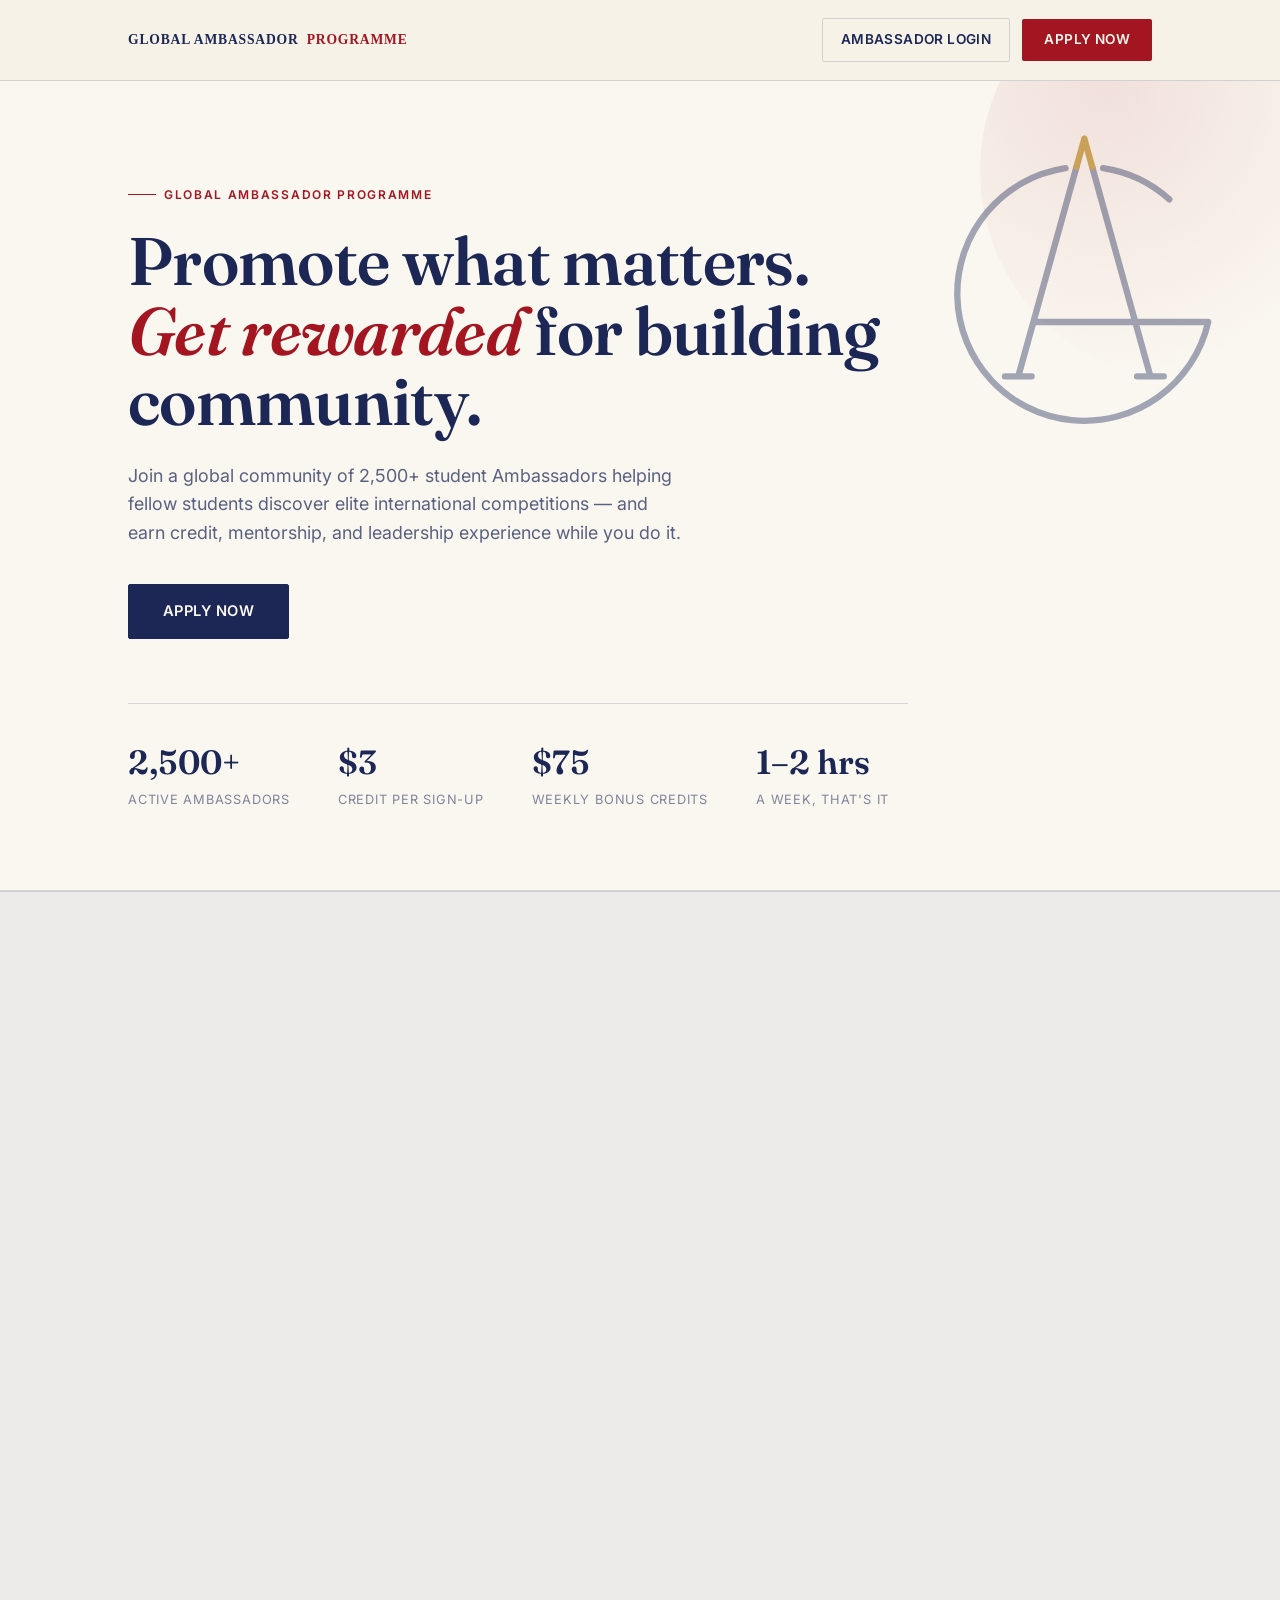
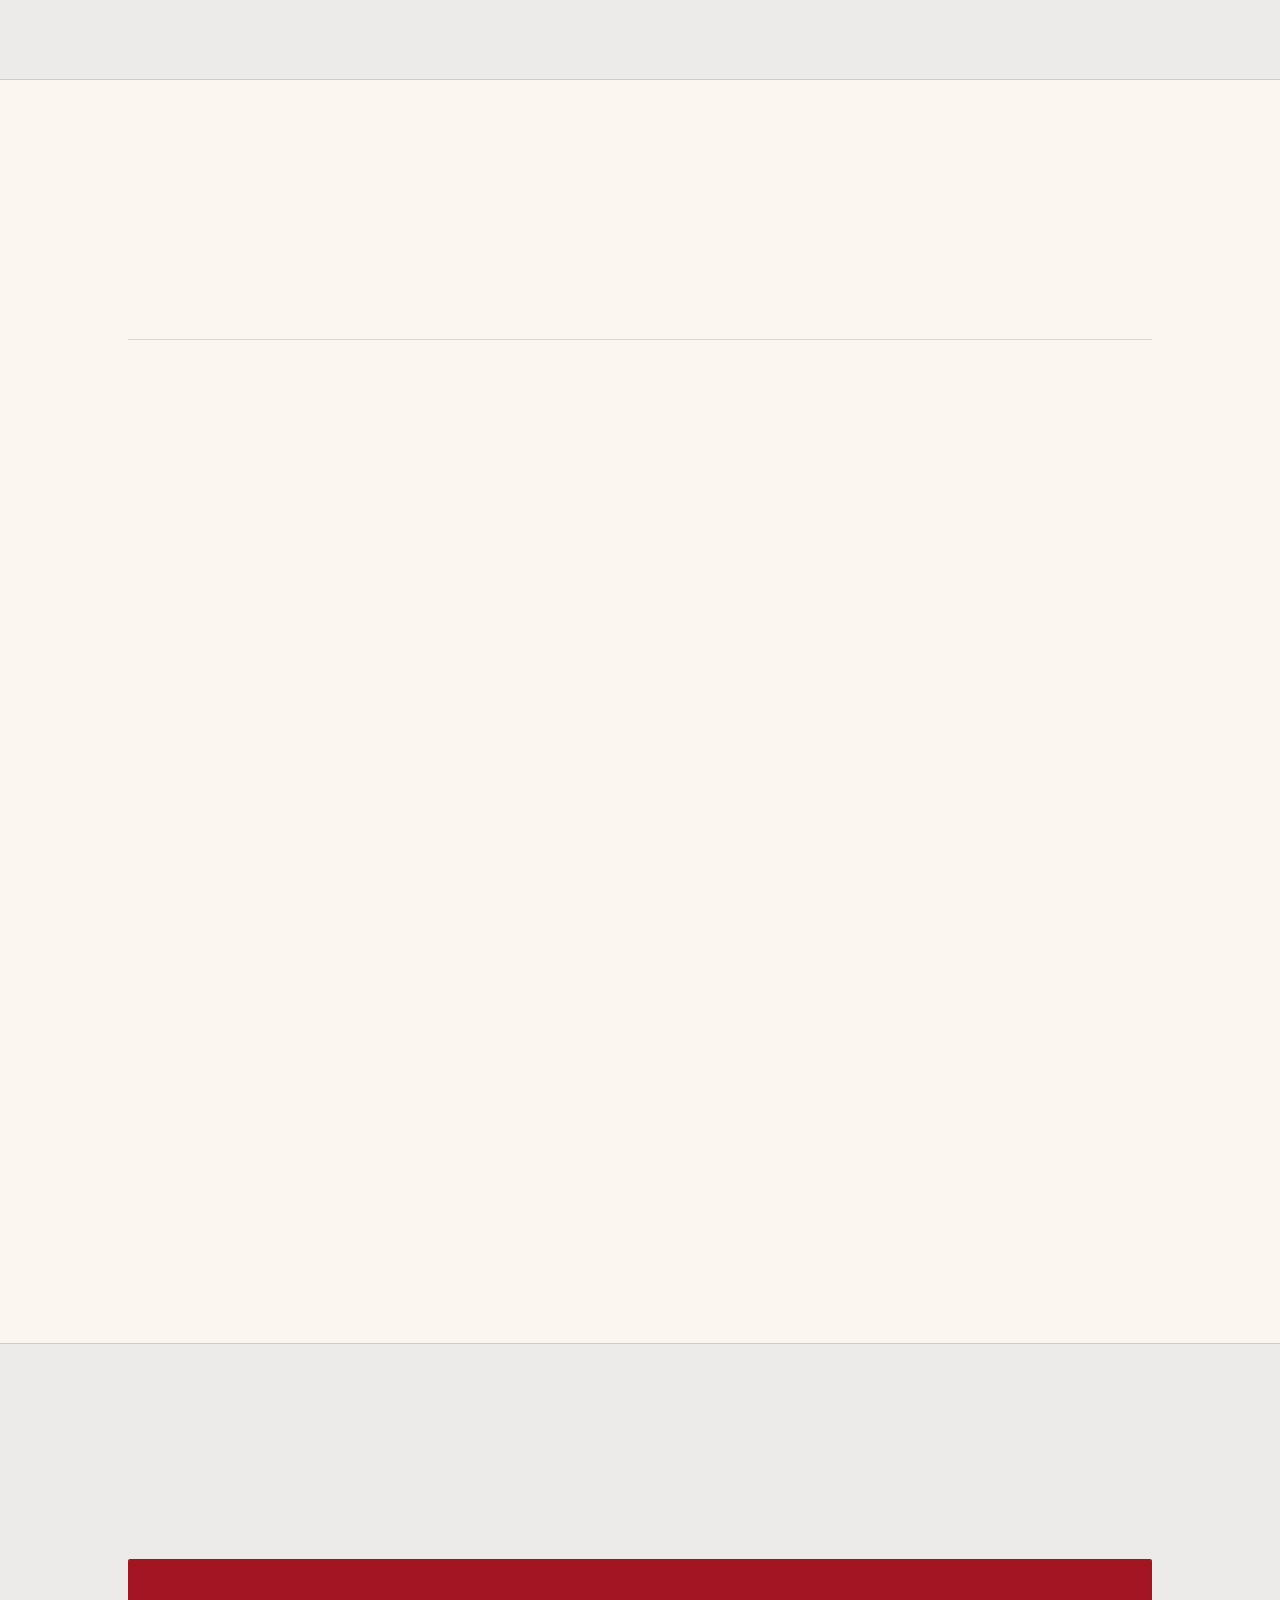
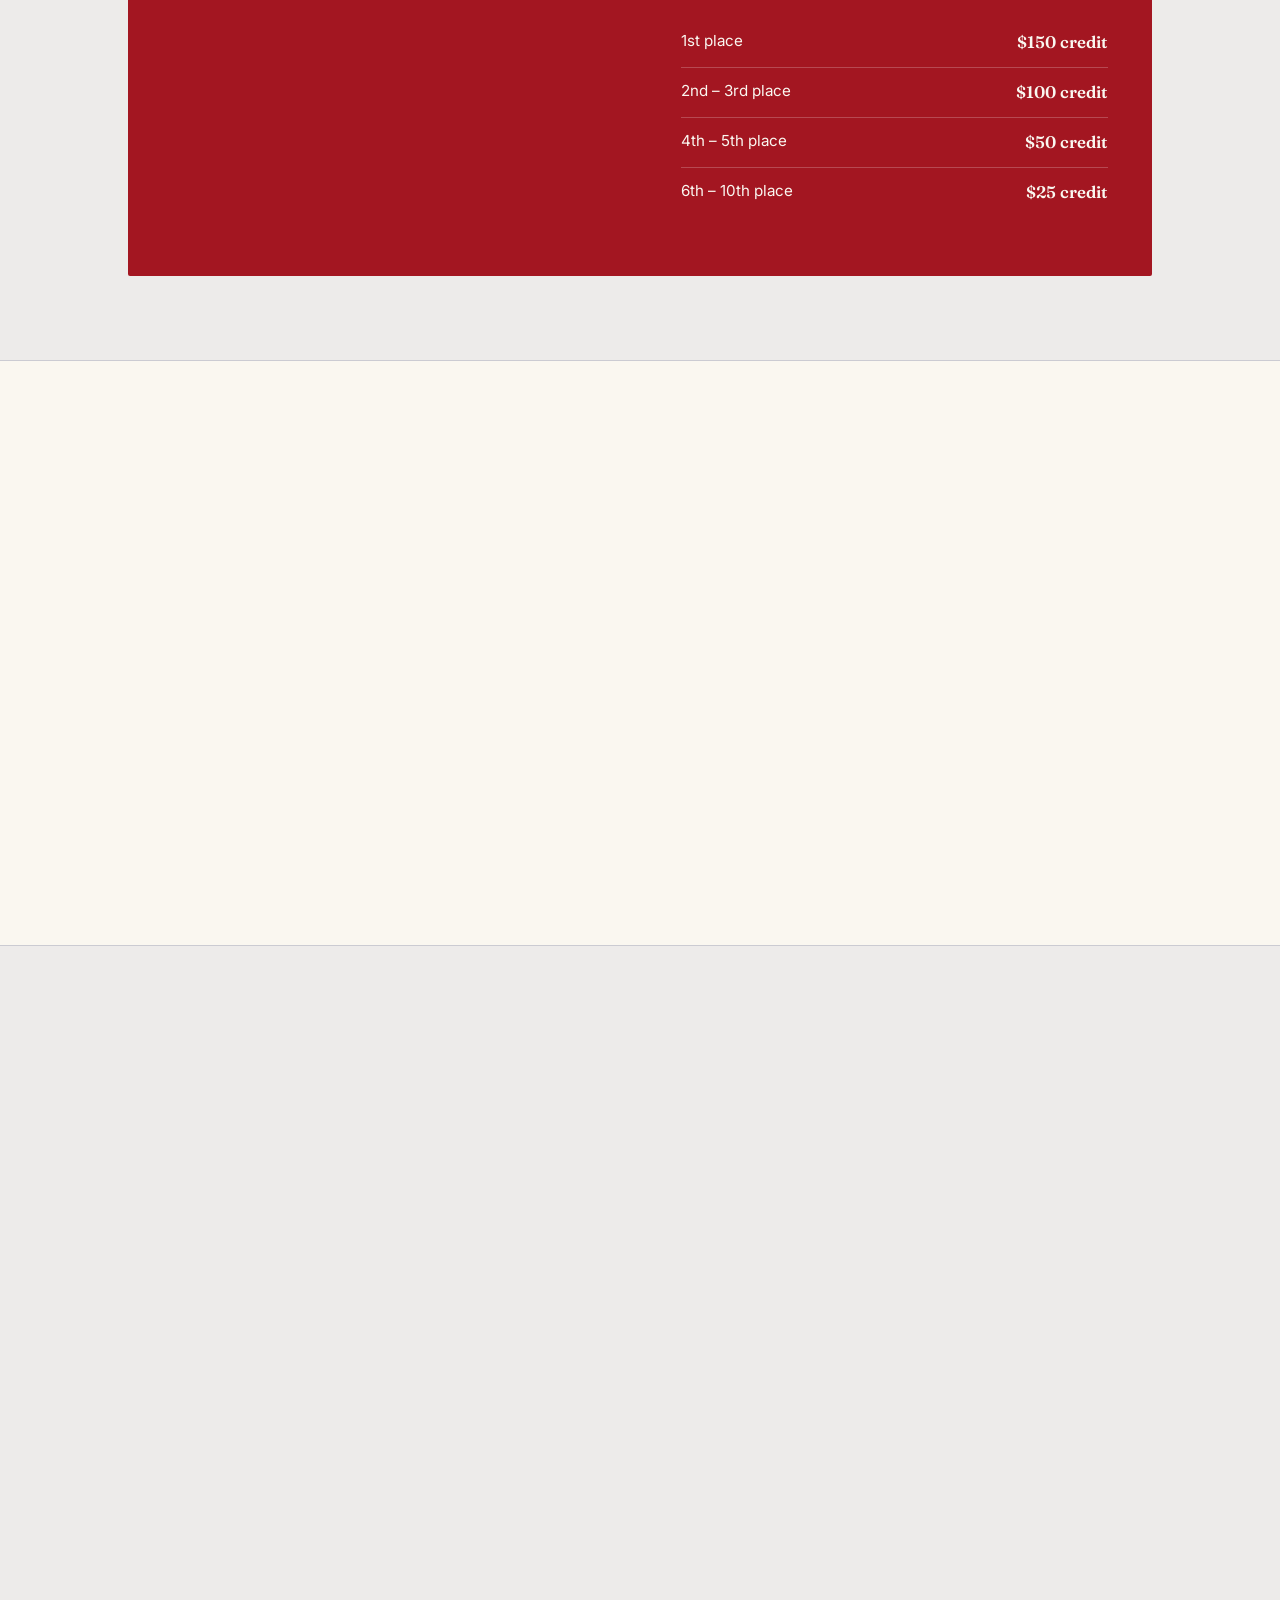
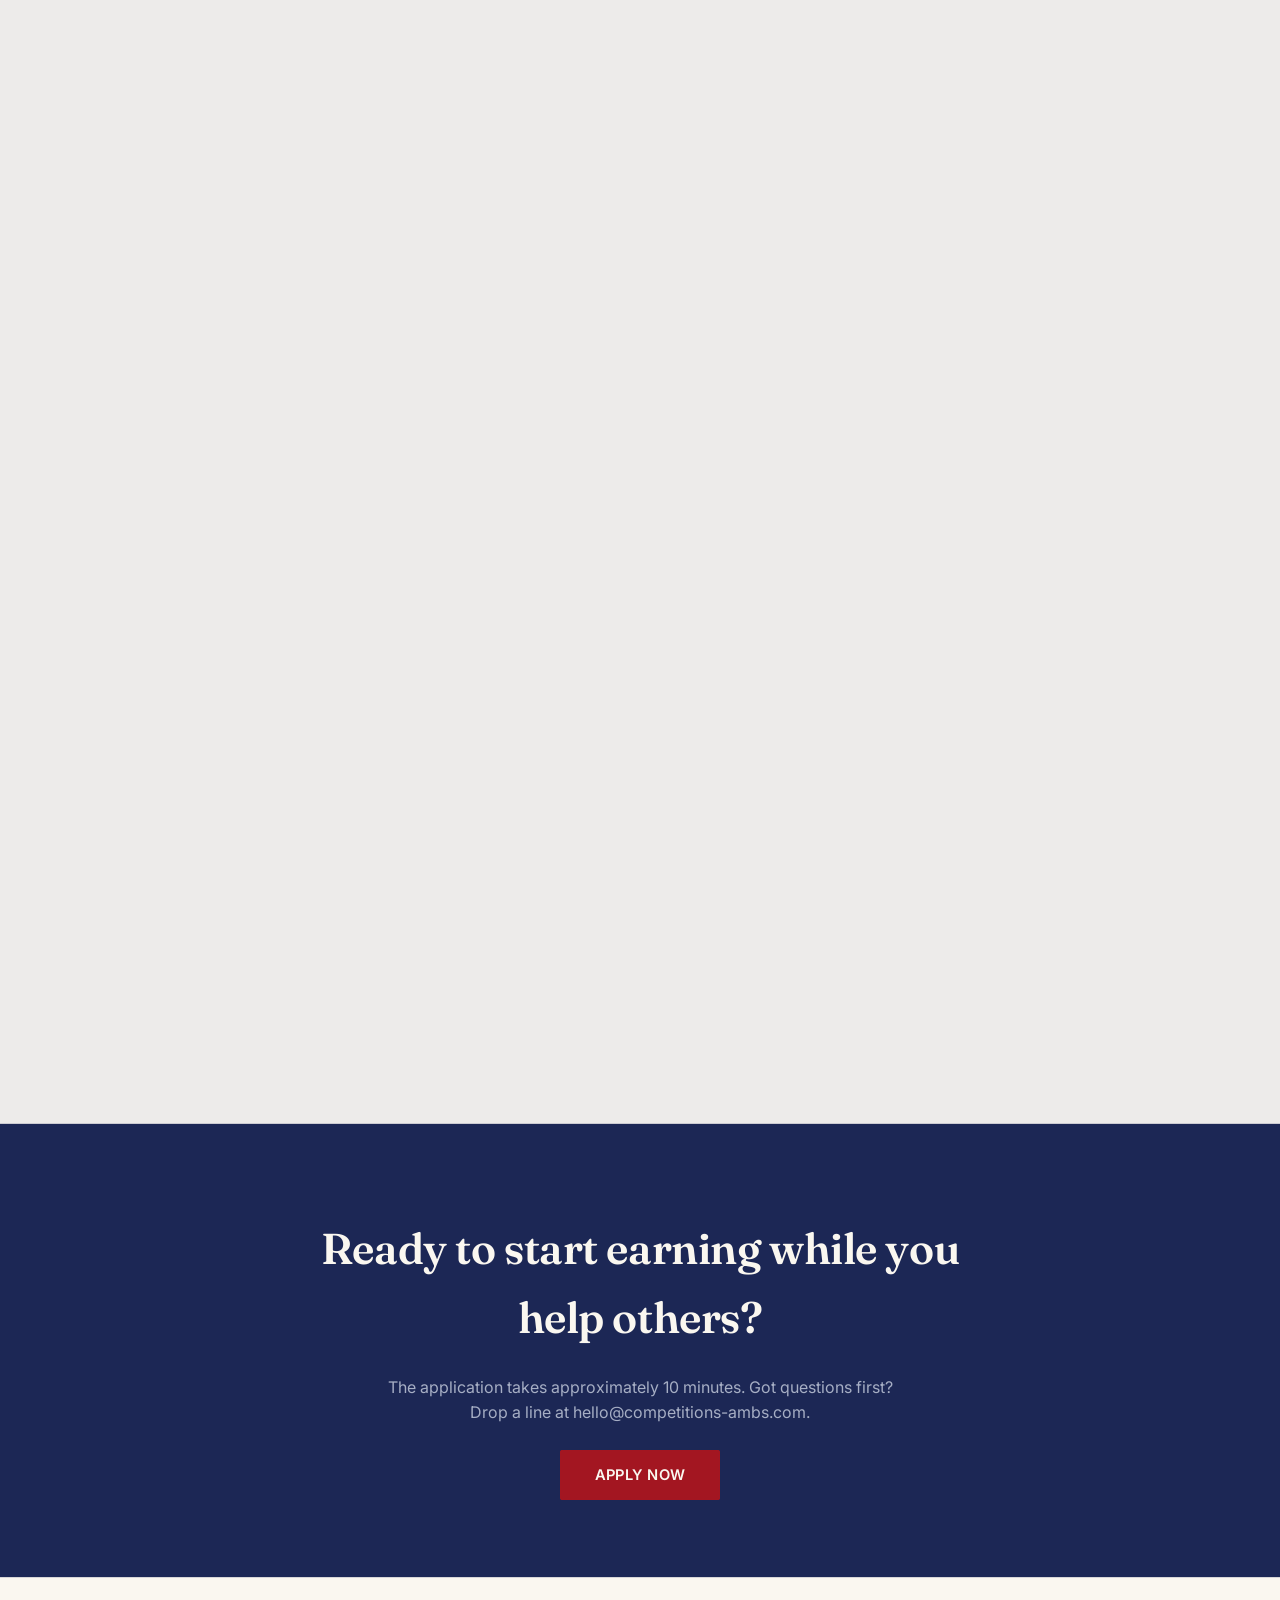
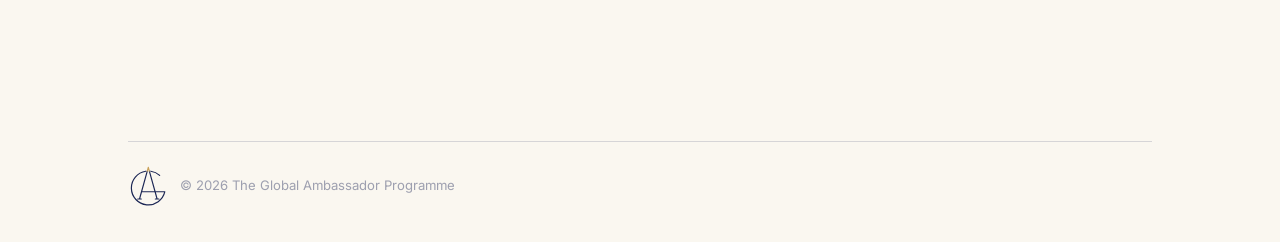
<file: index.html>
<!DOCTYPE html>
<html lang="en">
<head>
<meta charset="UTF-8">
<meta name="viewport" content="width=device-width, initial-scale=1.0">
<title>Global Ambassador Programme</title>
<link rel="icon" type="image/svg+xml" href="data:image/svg+xml,%3Csvg xmlns='http://www.w3.org/2000/svg' viewBox='0 0 100 100'%3E%3Ccircle cx='50' cy='50' r='42' fill='none' stroke='%231c2755' stroke-width='9'/%3E%3Cline x1='9' y1='60' x2='91' y2='60' stroke='%231c2755' stroke-width='9' stroke-linecap='round'/%3E%3C/svg%3E">
<meta name="description" content="Join the Global Ambassador Programme: promote elite international student competitions to your school and community, and earn credit, mentoring, and leadership experience.">
<meta property="og:type" content="website">
<meta property="og:title" content="Global Ambassador Programme">
<meta property="og:description" content="Promote elite international student competitions to your community and earn credit, mentoring, and leadership experience.">
<meta property="og:url" content="https://www.competitions-ambs.com/">
<meta name="twitter:card" content="summary">
<meta name="twitter:title" content="Global Ambassador Programme">
<meta name="twitter:description" content="Promote elite international student competitions to your community and earn credit, mentoring, and leadership experience.">
<link rel="preconnect" href="https://fonts.googleapis.com">
<link rel="preconnect" href="https://fonts.gstatic.com" crossorigin>
<link rel="stylesheet" href="https://fonts.googleapis.com/css2?family=Fraunces:opsz,wght@9..144,400;9..144,500;9..144,600;9..144,700&family=Inter:wght@400;500;600;700&display=swap">
<link rel="stylesheet" href="styles.css">
<style>
  html{scroll-behavior:smooth;}
  body{line-height:1.6;}
  h1,h2,h3,h4{letter-spacing:-0.01em;}
  a{color:inherit;}
  .wrap{max-width:1080px; margin:0 auto; padding:0 28px;}

  /* ---------- Header ---------- */
  header{
    position:sticky; top:0; z-index:50;
    background:rgba(246,241,231,0.92);
    backdrop-filter:blur(8px);
    border-bottom:1px solid var(--line);
  }
  .nav{
    display:flex; align-items:center; justify-content:space-between; gap:20px;
    padding:18px 28px; max-width:1080px; margin:0 auto;
  }
  .brand{
    font-family:'Times New Roman',Times,serif; font-weight:600; font-size:0.85rem;
    letter-spacing:0.06em; text-transform:uppercase; color:var(--navy);
    display:inline-flex; align-items:center; gap:8px; white-space:nowrap; flex-shrink:0;
  }
  .nav a.cta{
    background:var(--crimson); color:var(--parchment); padding:10px 22px;
    border-radius:2px; font-size:0.85rem; font-weight:600;
    text-decoration:none; letter-spacing:0.03em; text-transform:uppercase;
    transition:background .2s ease;
  }
  .nav a.cta:hover{background:var(--crimson-deep);}

  /* ---------- Hero ---------- */
  .hero{
    padding:96px 28px 80px;
    position:relative;
    overflow:hidden;
    border-bottom:1px solid var(--line);
  }
  .hero::before{
    content:"";
    position:absolute; top:-120px; right:-120px;
    width:420px; height:420px; border-radius:50%;
    background:radial-gradient(circle at 30% 30%, rgba(163,22,33,0.10), transparent 70%);
  }
  .eyebrow{
    display:inline-flex; align-items:center; gap:8px;
    font-size:0.75rem; letter-spacing:0.14em; text-transform:uppercase;
    color:var(--crimson); font-weight:600; margin-bottom:22px;
  }
  .eyebrow::before{content:""; width:28px; height:1px; background:var(--crimson);}
  .hero h1{
    font-size:clamp(2.4rem, 5.4vw, 4.2rem);
    line-height:1.04;
    max-width:780px;
    margin-bottom:26px;
  }
  .hero h1 em{font-style:italic; color:var(--crimson);}
  .hero p.lede{
    max-width:560px; font-size:1.12rem; color:var(--graphite); margin-bottom:36px;
  }
  .hero-actions{display:flex; gap:18px; align-items:center; flex-wrap:wrap;}
  .btn-primary{
    background:var(--ink); color:var(--parchment); padding:15px 34px;
    text-decoration:none; font-weight:600; font-size:0.92rem;
    letter-spacing:0.03em; text-transform:uppercase; border-radius:2px;
    border:1px solid var(--ink); transition:all .2s ease;
  }
  .btn-primary:hover{background:transparent; color:var(--ink);}
  .stat-row{
    display:flex; gap:48px; margin-top:64px; flex-wrap:wrap;
    border-top:1px solid var(--line); padding-top:32px; max-width:780px;
  }
  .stat .num{
    font-family:'Fraunces', serif; font-size:2.1rem; font-weight:600; color:var(--navy);
  }
  .stat .label{font-size:0.8rem; color:var(--label); text-transform:uppercase; letter-spacing:0.06em;}

  /* ---------- Section shared ---------- */
  section{padding:84px 0;}
  .section-head{max-width:640px; margin-bottom:54px;}
  .section-head .tag{
    font-size:0.75rem; letter-spacing:0.14em; text-transform:uppercase;
    color:var(--crimson); font-weight:600; margin-bottom:14px; display:block;
  }
  .section-head h2{font-size:clamp(1.8rem,3.2vw,2.5rem); line-height:1.1;}
  .alt{background:var(--panel-tint); border-top:1px solid var(--line); border-bottom:1px solid var(--line);}

  /* ---------- What is the program ---------- */
  .role-grid{
    display:grid; grid-template-columns:1fr 1fr; gap:48px; align-items:start;
  }
  .role-grid p{color:var(--graphite); margin-bottom:18px;}
  .role-card{
    background:var(--navy); color:var(--parchment); padding:36px 32px; border-radius:2px;
  }
  .role-card h3{color:var(--parchment); font-size:1.1rem; margin-bottom:14px;}
  .role-card p{color:var(--horizon); font-size:0.95rem;}

  /* ---------- Benefits ledger ---------- */
  .ledger{border-top:1px solid var(--line);}
  .ledger-item{
    display:grid; grid-template-columns:90px 1fr; gap:28px;
    padding:34px 0; border-bottom:1px solid var(--line);
  }
  .ledger-item .mark{
    font-family:'Fraunces', serif; font-size:2.2rem; color:var(--gold);
    font-weight:600;
  }
  .ledger-item h3{font-size:1.2rem; margin-bottom:8px;}
  .ledger-item p{color:var(--graphite); font-size:0.97rem; max-width:600px;}
  .ledger-item .sub{
    margin-top:10px; font-size:0.88rem; color:var(--label); font-style:italic;
  }

  /* ---------- Prize table ---------- */
  .prize-box{
    background:var(--crimson); color:var(--parchment); padding:48px 44px; border-radius:2px;
    display:grid; grid-template-columns:1.1fr 1fr; gap:40px; align-items:center;
  }
  .prize-box h3{color:var(--parchment); font-size:1.4rem; margin-bottom:14px;}
  .prize-box p{color:var(--parchment); font-size:0.95rem; margin-bottom:8px;}
  .prize-list{list-style:none;}
  .prize-list li{
    display:flex; justify-content:space-between;
    padding:11px 0; border-bottom:1px solid rgba(255,255,255,0.22);
    font-size:0.95rem;
  }
  .prize-list li:last-child{border-bottom:none;}
  .prize-list .place{color:var(--parchment);}
  .prize-list .amt{font-family:'Fraunces', serif; font-weight:600; font-size:1.05rem;}
  .bonus-note{
    margin-top:28px; font-size:0.85rem; color:var(--parchment); border-top:1px solid rgba(255,255,255,0.22);
    padding-top:18px;
  }

  /* ---------- Why join ---------- */
  .why-grid{
    display:grid; grid-template-columns:repeat(3,1fr); gap:32px;
  }
  .why-card{
    border:1px solid var(--line); padding:32px 28px; border-radius:2px; background:var(--parchment);
  }
  .why-card .num{
    font-family:'Fraunces', serif; color:var(--gold); font-size:1rem; margin-bottom:18px; display:block;
  }
  .why-card h3{font-size:1.05rem; margin-bottom:10px;}
  .why-card p{font-size:0.92rem; color:var(--graphite);}

  /* ---------- CTA banner ---------- */
  /* ---------- Testimonials ---------- */
  .testimonials{background:var(--panel-tint); border-top:1px solid var(--line); border-bottom:1px solid var(--line);}
  .testimonial-grid{
    column-count:2; column-gap:28px;
  }
  .t-card{
    break-inside:avoid; margin-bottom:28px; background:var(--parchment);
    border:1px solid var(--line); border-radius:2px; padding:30px 28px;
  }
  .t-card .quote-mark{
    font-family:'Fraunces', serif; font-size:2.4rem; color:var(--gold); line-height:1;
    display:block; margin-bottom:10px;
  }
  .t-card p{font-size:0.94rem; color:var(--graphite); margin-bottom:18px;}
  .t-card .attribution{
    font-size:0.85rem; font-weight:600; color:var(--navy);
    border-top:1px solid var(--line); padding-top:14px;
  }
  .t-card .attribution span{color:var(--crimson); font-weight:500;}

  .cta-banner{
    background:var(--navy); color:var(--parchment); text-align:center; padding:90px 28px;
  }
  .cta-banner h2{color:var(--parchment); font-size:clamp(1.9rem,4vw,2.7rem); max-width:680px; margin:0 auto 22px;}
  .cta-banner p{color:var(--horizon); max-width:520px; margin:0 auto 36px;}
  .cta-banner .btn-primary{background:var(--crimson); border-color:var(--crimson); color:var(--parchment);}
  .cta-banner .btn-primary:hover{background:transparent; color:var(--parchment);}

  /* ---------- Footer ---------- */
  footer{padding:56px 28px 36px; border-top:1px solid var(--line);}
  .footer-grid{
    display:flex; justify-content:space-between; flex-wrap:wrap; gap:32px; margin-bottom:40px;
  }
  .footer-grid .brand{margin-bottom:10px;}
  .footer-grid p{color:var(--label); font-size:0.9rem; max-width:340px;}
  .footer-links{display:flex; gap:48px; flex-wrap:wrap;}
  .footer-links h4{font-size:0.78rem; text-transform:uppercase; letter-spacing:0.08em; color:var(--label); margin-bottom:14px; font-family:'Inter',sans-serif; font-weight:600;}
  .footer-links a{display:block; text-decoration:none; color:var(--ink); font-size:0.92rem; margin-bottom:9px;}
  .footer-links a:hover{color:var(--crimson);}
  .footer-bottom{
    border-top:1px solid var(--line); padding-top:24px; display:flex; justify-content:space-between;
    flex-wrap:wrap; gap:12px; font-size:0.82rem; color:var(--faint);
  }

  /* ---------- Scroll animations ---------- */
  .reveal{
    opacity:0;
    transform:translateX(-48px);
    transition:opacity 0.6s ease, transform 0.6s ease;
  }
  .reveal.from-right{transform:translateX(48px);}
  .reveal.from-bottom{transform:translateY(36px);}
  .reveal.visible{opacity:1;transform:translate(0);}

  @media(prefers-reduced-motion:reduce){
    .reveal{opacity:1;transform:none;transition:none;}
  }

  @media (max-width:760px){
    .role-grid, .prize-box, .why-grid{grid-template-columns:1fr;}
    .testimonial-grid{column-count:1;}
    .stat-row{gap:32px;}
    .ledger-item{grid-template-columns:1fr;}
    .ledger-item .mark{margin-bottom:6px;}
  }
</style>
</head>
<body>

<header>
  <div class="nav">
    <div class="brand">Global Ambassador <span>Programme</span></div>
    <div style="display:flex; gap:12px; align-items:center;">
      <a href="login.html" style="font-size:0.85rem; font-weight:600; color:var(--navy); text-decoration:none; padding:10px 18px; border:1px solid var(--line); border-radius:2px; letter-spacing:0.03em; text-transform:uppercase; transition:background .2s;">Ambassador Login</a>
      <a class="cta" href="https://form.typeform.com/to/Mgpstxtp" target="_blank" rel="noopener">Apply Now</a>
    </div>
  </div>
</header>

<section class="hero">
  <svg width="300" height="300" viewBox="-4 -4 111.32 122.80" xmlns="http://www.w3.org/2000/svg" style="position:absolute;top:48px;right:48px;z-index:0;">
    <g fill="none" stroke-width="2.6" stroke-linecap="round" stroke-linejoin="round">
      <path d="M44.93,12.01 C18.99,15.89 0.00,38.47 0.63,64.69 M0.63,64.69 C1.27,90.91 21.33,112.56 47.42,115.18 M47.42,115.18 C73.52,117.80 97.48,100.58 103.32,75.00 M87.41,24.80 C79.83,17.97 70.40,13.52 60.30,12.01 M103.32,75.01 L31.77,75.01 M25.58,97.24 L49.41,11.54 M79.66,97.24 L55.83,11.54 M20.12,97.24 L31.04,97.24 M74.20,97.24 L85.12,97.24" stroke="var(--navy)" opacity="0.4"/>
      <path d="M49.41,11.54 L52.62,-0.00 M52.62,-0.00 L55.83,11.54" stroke="var(--gold)" opacity="1"/>
    </g>
  </svg>
  <div class="wrap" style="position:relative;z-index:1;">
    <span class="eyebrow">Global Ambassador Programme</span>
    <h1>Promote what matters. <em>Get rewarded</em> for building community.</h1>
    <p class="lede">Join a global community of 2,500+ student Ambassadors helping fellow students discover elite international competitions — and earn credit, mentorship, and leadership experience while you do it.</p>
    <div class="hero-actions">
      <a class="btn-primary" href="https://form.typeform.com/to/Mgpstxtp" target="_blank" rel="noopener">Apply Now</a>
    </div>
    <div class="stat-row">
      <div class="stat"><div class="num">2,500+</div><div class="label">Active Ambassadors</div></div>
      <div class="stat"><div class="num">$3</div><div class="label">Credit per sign-up</div></div>
      <div class="stat"><div class="num">$75</div><div class="label">Weekly bonus credits</div></div>
      <div class="stat"><div class="num">1–2 hrs</div><div class="label">A week, that's it</div></div>
    </div>
  </div>
</section>

<section class="alt">
  <div class="wrap">
    <div class="section-head">
      <span class="tag">What is the programme</span>
      <h2>You help students find opportunities they'd never have heard of otherwise.</h2>
    </div>
    <div class="role-grid">
      <div>
        <p>As a Global Student Ambassador, you help promote elite student events and competitions — including <a href="https://www.essaycomp.org/" target="_blank" rel="noopener" style="color:var(--crimson); text-decoration:underline;">Harvard Crimson Global Essay Competition</a>, <a href="https://www.casecomp.org/" target="_blank" rel="noopener" style="color:var(--crimson); text-decoration:underline;">Harvard Crimson Case Competition</a>, the <a href="https://www.globinnovation.org/" target="_blank" rel="noopener" style="color:var(--crimson); text-decoration:underline;">LSE Generate Global Innovation Challenge</a>, and the <a href="https://www.researchcomp.org/" target="_blank" rel="noopener" style="color:var(--crimson); text-decoration:underline;">High School Academic Research Competition (SARC)</a> — to your school, your friends, and your wider community.</p>
        <p>It's informal, flexible, and built around the time you already have. No quotas, no scripts — just genuine recommendations backed by materials we provide.</p>
      <div style="display:flex;align-items:center;justify-content:center;gap:32px;flex-wrap:nowrap;margin-top:20px;padding-top:20px;border-top:1px solid var(--line);overflow-x:auto;">
        <a href="https://www.essaycomp.org/" target="_blank" rel="noopener" style="display:flex;align-items:center;opacity:0.9;transition:opacity .2s;" onmouseover="this.style.opacity=1" onmouseout="this.style.opacity=0.9">
          <img src="images/hcgec-logo.png" alt="Harvard Crimson Global Essay Competition (HCGEC)" style="height:110px;width:auto;object-fit:contain;">
        </a>
        <a href="https://www.casecomp.org/" target="_blank" rel="noopener" style="display:flex;align-items:center;opacity:0.9;transition:opacity .2s;" onmouseover="this.style.opacity=1" onmouseout="this.style.opacity=0.9">
          <img src="images/hcgcc-logo.png" alt="Harvard Crimson Global Case Competition (HCGCC)" style="height:110px;width:auto;object-fit:contain;">
        </a>
        <a href="https://www.globinnovation.org/" target="_blank" rel="noopener" style="display:flex;align-items:center;opacity:0.9;transition:opacity .2s;" onmouseover="this.style.opacity=1" onmouseout="this.style.opacity=0.9">
          <img src="images/lgic-logo.png" alt="LSE Generate Global Innovation Challenge (LGIC)" style="height:110px;width:auto;object-fit:contain;">
        </a>
        <a href="https://www.researchcomp.org/" target="_blank" rel="noopener" style="display:flex;align-items:center;opacity:0.9;transition:opacity .2s;" onmouseover="this.style.opacity=1" onmouseout="this.style.opacity=0.9">
          <img src="images/sarc-logo.png" alt="High School Academic Research Competition (SARC)" style="height:110px;width:auto;object-fit:contain;">
        </a>
      </div>
      </div>
      <div class="role-card">
        <h3>Your role, in practice</h3>
        <p>Set aside 1–2 hours a week to discuss, share, and promote our competitions with your peers. We give you the materials and strategy — every sign-up made with your personal code builds credit toward Crimson Education consulting hours and gift vouchers.</p>
      </div>
    </div>
  </div>
</section>

<section id="benefits">
  <div class="wrap">
    <div class="section-head">
      <span class="tag">What you get</span>
      <h2>The more sign-ups you bring in, the more you benefit.</h2>
    </div>
    <div class="ledger">
      <div class="ledger-item">
        <div class="mark">01</div>
        <div>
          <h3>Crimson credit & gift vouchers</h3>
          <p>Earn $3 USD in credit for every registration you bring in. Once you've built up $60 in credit, redeem it for a gift voucher or e-gift card — or exchange it for an hour of Crimson Education consulting on university applications, essays, extracurriculars, and interview prep.</p>
          <div class="sub">Sign-ups carry over from one competition to the next, so nothing you earn is wasted.</div>
        </div>
      </div>
      <div class="ledger-item">
        <div class="mark">02</div>
        <div>
          <h3>Webinars and workshops</h3>
          <p>Free access to webinars covering US/UK admissions, essay writing, and debate and public speaking skills. Got a topic you want covered? Suggest it and we'll look into arranging it.</p>
        </div>
      </div>
      <div class="ledger-item">
        <div class="mark">03</div>
        <div>
          <h3>Internship opportunities</h3>
          <p>Top Ambassadors get the chance to intern directly with our competitions and projects — including Yale Model United Nations in Dubai, Singapore, and Latin America.</p>
        </div>
      </div>
      <div class="ledger-item">
        <div class="mark">04</div>
        <div>
          <h3>Ambassador certificate</h3>
          <p>Bring in at least 3 sign-ups for a competition and receive an official Ambassador certificate — a credible addition to your college and scholarship applications.</p>
        </div>
      </div>
      <div class="ledger-item">
        <div class="mark">05</div>
        <div>
          <h3>A global network</h3>
          <p>Get access to an online community of like-minded, highly accomplished peers from around the world.</p>
        </div>
      </div>
    </div>
  </div>
</section>

<section class="alt">
  <div class="wrap">
    <div class="section-head">
      <span class="tag">Extra bonuses</span>
      <h2>Bonus credits every week.</h2>
    </div>
    <div class="prize-box">
      <div>
        <h3>Weekly bonuses</h3>
        <p>$50 credit for the Ambassador with the most registrations that week.</p>
        <p>$25 credit for the most improved ambassador.</p>
        <div class="bonus-note">At the end of every recruitment round, we tally every registration and reward the top 10 ambassadors.</div>
      </div>
      <ul class="prize-list">
        <li><span class="place">1st place</span><span class="amt">$150 credit</span></li>
        <li><span class="place">2nd – 3rd place</span><span class="amt">$100 credit</span></li>
        <li><span class="place">4th – 5th place</span><span class="amt">$50 credit</span></li>
        <li><span class="place">6th – 10th place</span><span class="amt">$25 credit</span></li>
      </ul>
    </div>
  </div>
</section>

<section>
  <div class="wrap">
    <div class="section-head">
      <span class="tag">Why join</span>
      <h2>Reasons Ambassadors stick around.</h2>
    </div>
    <div class="why-grid">
      <div class="why-card">
        <span class="num">—</span>
        <h3>Boost your profile</h3>
        <p>Build a track record of leadership and outreach while helping peers discover life-changing opportunities.</p>
      </div>
      <div class="why-card">
        <span class="num">—</span>
        <h3>Real experience</h3>
        <p>Gain hands-on experience in leadership, outreach, and event promotion you can speak to in interviews and applications.</p>
      </div>
      <div class="why-card">
        <span class="num">—</span>
        <h3>A community, not a job</h3>
        <p>Join a dynamic, like-minded community of students who are actually making a difference, not just padding a resume.</p>
      </div>
    </div>
  </div>
</section>

<section class="testimonials">
  <div class="wrap">
    <div class="section-head">
      <span class="tag">In their words</span>
      <h2>What Ambassadors say about the experience.</h2>
    </div>
    <div class="testimonial-grid">
      <div class="t-card">
        <span class="quote-mark">&ldquo;</span>
        <p>Being an Ambassador has been an incredible experience because it's been such a privilege to bring awareness of such unique and prestigious competitions to students from all over the world, especially here in Australia, where there aren't many global competitions or events!</p>
        <div class="attribution">Aadhya K. <span>· Australia</span></div>
      </div>
      <div class="t-card">
        <span class="quote-mark">&ldquo;</span>
        <p>The experience has been insightful not just for me but also for students to whom I've promoted the competition as well. When I was in high school, I wanted the opportunities that Crimson Education offers to students, which weren't provided in my school at that time, but when I became an Ambassador, knowing that I could help students in my school and globally by sharing these opportunities made me very content. This is what my high-school self would've wanted, and now I want to do it for other high schoolers out there too.</p>
        <div class="attribution">Hafsa I. <span>· Pakistan</span></div>
      </div>
      <div class="t-card">
        <span class="quote-mark">&ldquo;</span>
        <p>Becoming an Ambassador is one of the best decisions I have made in my high school years, as not only have I gained the ability to maintain responsibility but also to engage with like-minded people from all over the world. It's unlocked so many new opportunities for me outside of school and is amazing to have on a personal statement.</p>
        <div class="attribution">Manyata S. <span>· UK</span></div>
      </div>
      <div class="t-card">
        <span class="quote-mark">&ldquo;</span>
        <p>Being an Ambassador has been one of the most rewarding experiences of my journey so far. It gave me the opportunity to connect with passionate and talented students from different backgrounds while developing my leadership, communication, and teamwork skills. What I enjoyed most was being able to represent something I genuinely believe in and encourage others to become part of the community.</p>
        <div class="attribution">Soubhagyaa <span>· India</span></div>
      </div>
      <div class="t-card">
        <span class="quote-mark">&ldquo;</span>
        <p>Two months in, the conversations I've had with high school students have really inspired me. Seeing their faces light up when they realize they can actually compete — not just on a national stage but on a global one — has been so rewarding. These are competitions they'd been craving but thought they were out of reach.</p>
        <div class="attribution">Neville M. <span>· Kenya</span></div>
      </div>
      <div class="t-card">
        <span class="quote-mark">&ldquo;</span>
        <p>Being an Ambassador has been a rewarding experience where I developed communication, leadership, and teamwork skills. I enjoyed representing the community, meeting new people, and taking part in meaningful activities. Overall, it helped me grow in confidence and step outside my comfort zone.</p>
        <div class="attribution">Tasneem M. K. <span>· Bangladesh</span></div>
      </div>
      <div class="t-card">
        <span class="quote-mark">&ldquo;</span>
        <p>About 8-9 months ago, I was researching essay competitions and discovered the Global Ambassador program. My English wasn't very strong, but I thought, "I have nothing to lose," and decided to register. Once I was officially part of the team, I began promoting our competition, and I earned my Ambassador certificate and credits. It significantly improved my self-confidence — I introduced the competition to every single one of my classmates, and I also made new friendships along the way.</p>
        <div class="attribution">Şeyma A. <span>· Turkey</span></div>
      </div>
      <div class="t-card">
        <span class="quote-mark">&ldquo;</span>
        <p>Being an Ambassador for LGIC has been a transformative experience that profoundly elevated my writing skills. The program pushed me out of my comfort zone, requiring me to articulate complex ideas clearly and persuasively across various platforms. Representing LGIC taught me to be more concise, confident, and impactful in every piece of writing I produce.</p>
        <div class="attribution">Yasmin R. <span>· The Bahamas</span></div>
      </div>
    </div>
  </div>
</section>

<div class="cta-banner">
  <h2>Ready to start earning while you help others?</h2>
  <p>The application takes approximately 10 minutes. Got questions first? Drop a line at hello@competitions-ambs.com.</p>
  <a class="btn-primary" href="https://form.typeform.com/to/Mgpstxtp" target="_blank" rel="noopener">Apply Now</a>
</div>

<footer>
  <div class="wrap">
    <div class="footer-grid">
      <div class="footer-links">
        <div>
          <h4>Contact</h4>
          <a href="mailto:hello@competitions-ambs.com">hello@competitions-ambs.com</a>
        </div>
      </div>
    </div>
    <div class="footer-bottom">
      <span style="display:inline-flex;align-items:center;gap:12px;">
        <svg width="40" height="40" viewBox="-4 -4 111.32 122.80" xmlns="http://www.w3.org/2000/svg" style="flex-shrink:0;">
          <g fill="none" stroke-width="3.6" stroke-linecap="round" stroke-linejoin="round">
            <path d="M44.93,12.01 C18.99,15.89 0.00,38.47 0.63,64.69 M0.63,64.69 C1.27,90.91 21.33,112.56 47.42,115.18 M47.42,115.18 C73.52,117.80 97.48,100.58 103.32,75.00 M87.41,24.80 C79.83,17.97 70.40,13.52 60.30,12.01 M103.32,75.01 L31.77,75.01 M25.58,97.24 L49.41,11.54 M79.66,97.24 L55.83,11.54 M20.12,97.24 L31.04,97.24 M74.20,97.24 L85.12,97.24" stroke="var(--navy)"/>
            <path d="M49.41,11.54 L52.62,-0.00 M52.62,-0.00 L55.83,11.54" stroke="var(--gold)"/>
          </g>
        </svg>
        © 2026 The Global Ambassador Programme
      </span>
    </div>
  </div>
</footer>

</body>
<script>
  // Add reveal classes to key elements
  const selectors = [
    ['.eyebrow',        'reveal'],
    ['.hero h1',        'reveal'],
    ['.hero p.lede',    'reveal'],
    ['.hero-actions',   'reveal'],
    ['.stat',           'reveal from-bottom'],
    ['.section-head',   'reveal'],
    ['.ledger-item',    'reveal'],
    ['.role-grid > div','reveal'],
    ['.prize-box > div','reveal'],
    ['.why-card',       'reveal from-bottom'],
    ['.t-card',         'reveal from-bottom'],
    ['.footer-grid > div', 'reveal'],
  ];

  selectors.forEach(([sel, cls]) => {
    document.querySelectorAll(sel).forEach((el, i) => {
      cls.split(' ').forEach(c => el.classList.add(c));
      el.style.transitionDelay = `${(i % 4) * 0.1}s`;
    });
  });

  // Intersection Observer
  const observer = new IntersectionObserver((entries) => {
    entries.forEach(entry => {
      if (entry.isIntersecting) {
        entry.target.classList.add('visible');
      } else {
        entry.target.classList.remove('visible');
      }
    });
  }, { threshold: 0.12 });

  document.querySelectorAll('.reveal').forEach(el => observer.observe(el));
</script>
</html>
</file>
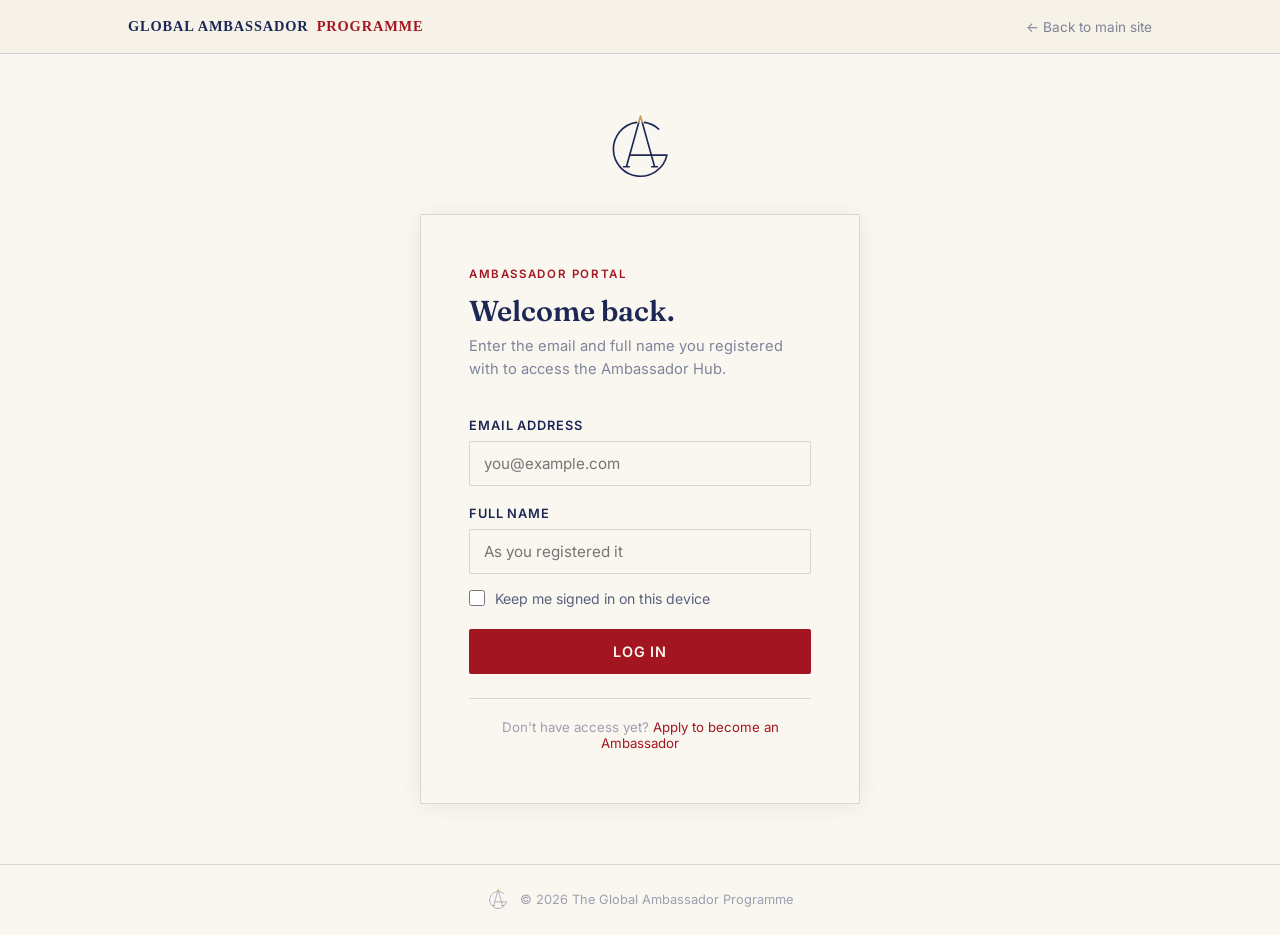
<file: hub.html>
<!DOCTYPE html>
<html lang="en">
<head>
<meta charset="UTF-8">
<meta name="viewport" content="width=device-width, initial-scale=1.0">
<title>Ambassador Hub | Global Ambassador Programme</title>
<link rel="icon" type="image/svg+xml" href="data:image/svg+xml,%3Csvg xmlns='http://www.w3.org/2000/svg' viewBox='0 0 100 100'%3E%3Ccircle cx='50' cy='50' r='42' fill='none' stroke='%231c2755' stroke-width='9'/%3E%3Cline x1='9' y1='60' x2='91' y2='60' stroke='%231c2755' stroke-width='9' stroke-linecap='round'/%3E%3C/svg%3E">
<link rel="preconnect" href="https://fonts.googleapis.com">
<link rel="preconnect" href="https://fonts.gstatic.com" crossorigin>
<link rel="stylesheet" href="https://fonts.googleapis.com/css2?family=Fraunces:opsz,wght@9..144,400;9..144,500;9..144,600;9..144,700&family=Inter:wght@400;500;600;700&family=Montserrat:wght@500;600;700&display=swap">
<link rel="stylesheet" href="styles.css">
<style>
  html{scroll-behavior:smooth;}
  a{color:var(--crimson);text-decoration:none;}
  a:hover{text-decoration:underline;}
  p{line-height:1.7;}
  .wrap{max-width:1080px;margin:0 auto;padding:0 28px;}

  header{position:sticky;top:0;z-index:50;background:rgba(246,241,231,0.95);backdrop-filter:blur(8px);border-bottom:1px solid var(--line);}
  .nav{display:flex;align-items:center;justify-content:space-between;padding:16px 28px;max-width:1080px;margin:0 auto;gap:16px;flex-wrap:wrap;}
  .brand{font-family:'Times New Roman',Times,serif;font-weight:600;font-size:0.85rem;letter-spacing:0.06em;text-transform:uppercase;color:var(--navy);text-decoration:none;display:inline-flex;align-items:center;gap:8px;white-space:nowrap;}
  .btn-logout{font-size:0.78rem;font-weight:600;color:var(--label);text-decoration:none;padding:7px 14px;border:1px solid var(--line);border-radius:2px;text-transform:uppercase;letter-spacing:0.04em;transition:all .2s;}
  .btn-logout:hover{color:var(--crimson);border-color:var(--crimson);text-decoration:none;}

  /* Vertical section-jump tabs, docked to the right edge (desktop only —
     there isn't enough side margin to float this without overlapping
     content below ~1440px, so it's hidden rather than crowding the page). */
  .side-nav{position:fixed;top:50%;right:32px;transform:translateY(-50%);z-index:45;display:flex;flex-direction:column;gap:11px;background:transparent;}
  .side-nav a{position:relative;display:block;font-size:0.78rem;font-weight:600;color:var(--label);text-decoration:none;padding-left:17px;text-transform:uppercase;letter-spacing:0.04em;white-space:nowrap;transition:color .15s;}
  .side-nav a::before{content:'';position:absolute;left:0;top:50%;width:6px;height:6px;border-radius:50%;background:var(--label);transform:translateY(-50%);transition:all .15s;}
  .side-nav a:hover{color:var(--navy);text-decoration:none;}
  .side-nav a:hover::before{background:var(--navy);}
  .side-nav a.active{color:var(--crimson);}
  .side-nav a.active::before{background:var(--crimson);width:8px;height:8px;}
  /* Needs real side margin to float without crowding the centered 1080px
     content column — below this width there isn't room, so it's hidden. */
  @media(max-width:1439px){.side-nav{display:none;}}

  .hub-hero{background:var(--navy);padding:56px 28px 44px;text-align:center;border-bottom:3px solid var(--crimson);}
  .hub-hero .kicker{font-size:0.72rem;letter-spacing:0.22em;text-transform:uppercase;color:var(--gold);font-weight:600;margin-bottom:16px;}
  .hub-hero .masthead{font-family:'Fraunces',serif;font-size:clamp(1.6rem,4vw,2.6rem);font-weight:600;color:var(--parchment);letter-spacing:0.01em;}
  .hub-hero .hero-rule{width:48px;height:1px;background:rgba(255,255,255,0.25);margin:18px auto 0;}

  .welcome-strip{background:var(--panel-tint);border-bottom:1px solid var(--line);padding:52px 28px;}
  /* Same 1024px content width as .wrap, so the text lines up with the boxes below. */
  .welcome-inner{max-width:1024px;margin:0 auto;display:flex;align-items:flex-start;gap:48px;}
  .welcome-text{flex:1;min-width:0;}
  .welcome-stats{flex:0 0 320px;display:none;background:var(--crimson);border-radius:2px;padding:28px 28px 24px;text-align:center;}
  .welcome-stats .ws-kicker{font-size:0.72rem;letter-spacing:0.14em;text-transform:uppercase;color:var(--horizon);font-weight:600;margin-bottom:10px;}
  .welcome-stats .ws-big{font-family:'Fraunces',serif;font-size:3rem;font-weight:700;color:var(--parchment);line-height:1;}
  .welcome-stats .ws-sub{font-size:0.85rem;color:var(--horizon);margin-top:10px;line-height:1.5;}
  .welcome-stats .ws-split{display:flex;justify-content:center;gap:28px;margin-top:20px;padding-top:18px;border-top:1px solid rgba(255,255,255,0.25);}
  .welcome-stats .ws-num{font-family:'Fraunces',serif;font-weight:700;font-size:1.5rem;color:var(--parchment);line-height:1;}
  .welcome-stats .ws-lbl{font-size:0.68rem;text-transform:uppercase;letter-spacing:0.08em;color:var(--horizon);margin-top:6px;}
  @media(max-width:760px){.welcome-inner{flex-direction:column;gap:28px;}.welcome-stats{flex-basis:auto;width:100%;}}
  .welcome-inner .eyebrow{font-size:0.72rem;letter-spacing:0.14em;text-transform:uppercase;color:var(--crimson);font-weight:600;margin-bottom:12px;display:block;}
  .welcome-inner h2{font-size:clamp(1.5rem,2.5vw,2rem);margin-bottom:18px;}
  .welcome-inner p{color:var(--graphite);margin-bottom:14px;font-size:0.97rem;}
  .welcome-inner p:last-child{margin-bottom:0;}
  .code-ribbon{display:flex;align-items:center;justify-content:space-between;gap:14px;padding:11px 4px;border-top:1px solid var(--line);border-bottom:1px solid var(--line);margin:4px 0 22px;flex-wrap:wrap;}
  .code-ribbon-label{font-size:0.72rem;text-transform:uppercase;letter-spacing:0.1em;color:var(--label);font-weight:600;}
  .code-ribbon-value{font-weight:700;font-size:1rem;color:var(--crimson);letter-spacing:0.08em;font-variant-numeric:tabular-nums;}
  .whatsapp-link{display:inline-flex;align-items:center;gap:6px;margin-top:4px;color:var(--crimson);text-decoration:underline;font-weight:600;font-size:0.92rem;transition:opacity .2s;}
  .whatsapp-link:hover{opacity:0.75;}

  section{padding:64px 0;}
  .section-head{margin-bottom:36px;}
  .section-head .tag{font-size:0.72rem;letter-spacing:0.14em;text-transform:uppercase;color:var(--crimson);font-weight:600;margin-bottom:10px;display:block;}
  .section-head h2{font-size:clamp(1.5rem,2.6vw,2rem);}
  .alt{background:var(--panel-tint);border-top:1px solid var(--line);border-bottom:1px solid var(--line);}

  .ledger-item{display:grid;grid-template-columns:90px 1fr;gap:28px;padding:34px 0;border-bottom:1px solid var(--line);}
  .ledger-item .mark{font-family:'Fraunces',serif;font-size:2.2rem;color:var(--gold);font-weight:600;}
  .ledger-item h3{font-size:1.15rem;margin-bottom:6px;}
  .ledger-item p{color:#3a352f;font-size:0.93rem;max-width:640px;}
  .ledger-item .sub{margin-top:14px;font-size:0.88rem;color:#6b6258;}
  .ledger-item .sub code{background:rgba(28,26,23,0.06);padding:2px 7px;border-radius:3px;font-family:ui-monospace,'SF Mono',Menlo,monospace;font-size:0.85em;color:var(--navy);}

  .card-grid{display:grid;grid-template-columns:repeat(3,1fr);gap:24px;}
  .card{background:var(--parchment);border:1px solid var(--line);border-radius:2px;padding:28px 24px;}
  .card .icon{font-size:1.6rem;margin-bottom:14px;display:block;}
  .card h3{font-size:1rem;margin-bottom:8px;}
  .card p{font-size:0.88rem;color:var(--graphite);margin-bottom:16px;}
  .card a{font-size:0.82rem;font-weight:600;color:var(--crimson);text-decoration:none;text-transform:uppercase;letter-spacing:0.06em;}
  .card a:hover{text-decoration:underline;}

  .accordion{border-top:1px solid var(--line);}
  .acc-item{border-bottom:1px solid var(--line);}
  .acc-trigger{width:100%;background:none;border:none;padding:20px 0;display:flex;justify-content:space-between;align-items:center;cursor:pointer;text-align:left;gap:12px;}
  .acc-trigger h3{font-size:1rem;color:var(--navy);font-family:'Fraunces',serif;font-weight:600;}
  .acc-trigger .chevron{flex-shrink:0;width:20px;height:20px;color:var(--label);transition:transform .2s;}
  .acc-trigger[aria-expanded="true"] .chevron{transform:rotate(180deg);}
  .acc-body{display:none;padding:0 0 22px 0;font-size:0.93rem;color:var(--graphite);line-height:1.7;}
  .acc-body.open{display:block;}
  .acc-body p{margin-bottom:10px;}
  .acc-body p:last-child{margin-bottom:0;}
  .acc-body a{color:var(--crimson);}

  .comp-block{background:var(--parchment);border:1px solid var(--line);border-radius:2px;padding:36px 32px;margin-bottom:28px;}
  .comp-block:last-child{margin-bottom:0;}
  .comp-block h3{font-size:1.2rem;margin-bottom:14px;}
  .comp-block p{font-size:0.93rem;color:var(--graphite);margin-bottom:12px;}
  .comp-block .link-row{display:flex;align-items:baseline;gap:10px;margin-bottom:10px;font-size:0.92rem;color:var(--graphite);}
  .comp-block .link-row strong{color:var(--navy);min-width:130px;flex-shrink:0;}

  /* HCGEC — competition brand (its own colours + Montserrat), per the Programme guide: competitions keep their own colour */
  .hcgec{padding:0;overflow:hidden;border-top:3px solid #cc143d;}
  .hcgec-head{background:#740a42;padding:26px 32px;display:flex;align-items:center;gap:20px;flex-wrap:wrap;}
  .hcgec-logo{background:#fff;border-radius:4px;padding:8px 12px;display:inline-flex;align-items:center;}
  .hcgec-kicker{font-family:'Montserrat',sans-serif;font-size:0.74rem;letter-spacing:0.14em;text-transform:uppercase;font-weight:700;color:#fff;opacity:0.85;margin-bottom:6px;}
  .comp-block.hcgec .hcgec-head h3{font-family:'Montserrat',sans-serif;color:#fff;font-size:1.35rem;font-weight:700;margin:0;line-height:1.25;}
  .hcgec-tracker{display:none;background:#fff;padding:26px 32px 28px;border-bottom:1px solid var(--line);border-left:4px solid #cc143d;font-family:'Montserrat',sans-serif;color:#221d1e;}
  .hcgec-tracker .tr-kicker{font-size:0.74rem;letter-spacing:0.14em;text-transform:uppercase;font-weight:700;color:#cc143d;margin-bottom:14px;}
  .hcgec-tracker .tr-stats{display:flex;gap:36px;flex-wrap:wrap;margin-bottom:18px;}
  .hcgec-tracker .tr-num{font-size:2.4rem;font-weight:700;line-height:1;color:#221d1e;}
  .hcgec-tracker .tr-lbl{font-size:0.72rem;letter-spacing:0.1em;text-transform:uppercase;font-weight:600;color:#740a42;margin-top:6px;}
  .hcgec-tracker .tr-meta{display:flex;justify-content:space-between;gap:12px;font-size:0.78rem;font-weight:600;color:#221d1e;margin-bottom:8px;}
  .hcgec-tracker .tr-track{background:rgba(34,29,30,0.1);border-radius:20px;height:12px;overflow:hidden;}
  .hcgec-tracker .tr-fill{background:#cc143d;height:100%;width:0%;border-radius:20px;transition:width .5s ease;}
  .hcgec-tracker.done .tr-fill{background:#740a42;}
  .hcgec-tracker .tr-msg{font-size:0.88rem;line-height:1.6;color:#221d1e;margin-top:14px;}
  .hcgec-tracker .tr-note{font-size:0.76rem;color:#221d1e;opacity:0.6;margin-top:8px;}
  .hcgec-body{padding:30px 32px 34px;}
  .hcgec .link-row strong{min-width:0;}
  .hcgec h4{font-family:'Montserrat',sans-serif;color:#cc143d;font-size:0.8rem;letter-spacing:0.12em;text-transform:uppercase;font-weight:700;margin:28px 0 12px;padding-top:22px;border-top:1px solid var(--line);}
  .hcgec h4.first{margin-top:22px;border-top:none;padding-top:0;}
  .hcgec-list{margin:0 0 12px 20px;font-size:0.93rem;color:var(--graphite);line-height:1.8;}
  .hcgec-prices{display:grid;grid-template-columns:1fr 1fr;gap:16px;margin-bottom:6px;}
  .hcgec-price{border:1px solid var(--line);border-top:3px solid #cc143d;border-radius:2px;padding:18px 20px;background:#fff;}
  .hcgec-price .lbl{font-family:'Montserrat',sans-serif;font-size:0.74rem;letter-spacing:0.12em;text-transform:uppercase;font-weight:700;color:#221d1e;margin-bottom:8px;}
  .hcgec-price .big{font-family:'Montserrat',sans-serif;font-size:2.9rem;font-weight:700;color:#cc143d;line-height:1;}
  .hcgec-price .big span{font-size:1rem;font-weight:600;margin-left:6px;letter-spacing:0.02em;}
  .hcgec-price .sub{font-size:0.85rem;color:var(--graphite);margin-top:6px;}
  .hcgec-dates{display:grid;grid-template-columns:1fr 1fr;grid-template-rows:repeat(4,auto);grid-auto-flow:column;gap:0 28px;list-style:none;margin:0 0 6px;padding:0;font-size:0.93rem;}
  .hcgec-dates li{display:flex;gap:12px;align-items:baseline;border-bottom:1px solid var(--line);padding:8px 0;color:var(--graphite);}
  .hcgec-dates li strong{font-family:'Montserrat',sans-serif;color:#221d1e;min-width:118px;flex-shrink:0;font-size:0.86rem;}
  .hcgec-cta{background:#221d1e;border-radius:2px;padding:20px 24px;color:#fff;margin-top:10px;}
  .hcgec-cta .cta-line{font-size:0.92rem;line-height:1.7;color:#fff;}
  .hcgec-cta .cta-line em{color:#e8b4c4;}
  .hcgec-cta .cta-label{font-family:'Montserrat',sans-serif;font-size:0.74rem;letter-spacing:0.12em;text-transform:uppercase;font-weight:700;color:#fff;opacity:0.7;margin:14px 0 4px;}
  .hcgec-cta .cta-label:first-child{margin-top:0;}
  .hcgec-swatches{display:flex;gap:18px;flex-wrap:wrap;align-items:center;margin-bottom:8px;}
  .hcgec-swatch{display:flex;align-items:center;gap:8px;font-size:0.82rem;color:var(--graphite);}
  .hcgec-swatch i{display:inline-block;width:22px;height:22px;border-radius:50%;border:1px solid var(--line);}
  .callout-grid{display:grid;grid-template-columns:1fr 1fr;gap:20px;}
  @media (max-width:700px){.callout-grid{grid-template-columns:1fr;}}
  @media (max-width:700px){.hcgec-prices,.hcgec-dates{grid-template-columns:1fr;}.hcgec-dates{grid-template-rows:none;grid-auto-flow:row;}.hcgec-head,.hcgec-body{padding-left:22px;padding-right:22px;}}
  .resource-cta{display:inline-flex;align-items:center;gap:8px;margin-top:18px;background:var(--navy);color:var(--parchment);padding:12px 22px;border-radius:2px;font-weight:600;font-size:0.88rem;text-decoration:none;letter-spacing:0.03em;transition:opacity .2s;}
  .resource-cta:hover{opacity:0.85;text-decoration:none;}

  .team-intro{font-size:0.95rem;color:var(--graphite);margin-bottom:36px;max-width:760px;line-height:1.7;}
  .team-grid{display:grid;grid-template-columns:repeat(4,1fr);gap:20px;}
  @media(max-width:1000px){.team-grid{grid-template-columns:repeat(2,1fr);}}
  .team-card{background:var(--parchment);border:1px solid var(--line);border-radius:2px;padding:24px 22px;}
  .team-card .initials{width:48px;height:48px;border-radius:50%;background:var(--navy);color:var(--parchment);display:flex;align-items:center;justify-content:center;font-family:'Fraunces',serif;font-weight:600;font-size:1.1rem;margin-bottom:14px;}
  .team-card .photo{width:48px;height:48px;border-radius:50%;object-fit:cover;margin-bottom:14px;display:block;}
  .team-card h3{font-size:0.95rem;margin-bottom:4px;}
  .team-card .role{font-size:0.82rem;color:var(--crimson);font-weight:600;text-transform:uppercase;letter-spacing:0.05em;margin-bottom:12px;}
  .team-card .contact{font-size:0.82rem;color:var(--label);line-height:1.7;}
  .team-card .contact a{color:var(--crimson);}

  .events-grid{display:grid;grid-template-columns:repeat(3,1fr);gap:20px;}
  .event-card{background:var(--parchment);border:1px solid var(--line);border-radius:2px;overflow:hidden;}
  .event-card .event-color{height:6px;}
  .event-card .event-body{padding:22px 20px;}
  .event-card h3{font-size:0.95rem;margin-bottom:6px;}
  .event-card .date{font-size:0.82rem;color:var(--label);margin-bottom:10px;}
  .event-tags{display:flex;gap:6px;flex-wrap:wrap;}
  .tag-pill{font-size:0.72rem;padding:3px 9px;border-radius:20px;font-weight:600;letter-spacing:0.04em;}
  .tag-pill.college{background:#e8f0fe;color:#1a56b0;}
  .tag-pill.deadline{background:#fde8e8;color:var(--crimson);}
  .tag-pill.rec{background:#e8f5e9;color:#1b7a2f;}
  .tag-pill.ptft{background:#fff3e0;color:#b45309;}

  .faq-group{margin-bottom:36px;}
  .faq-group:last-child{margin-bottom:0;}
  .faq-group-title{font-size:0.78rem;text-transform:uppercase;letter-spacing:0.1em;color:var(--label);font-weight:700;margin-bottom:16px;padding-bottom:10px;border-bottom:1px solid var(--line);}
  .faq-item{border:1px solid var(--line);border-radius:2px;margin-bottom:10px;background:var(--parchment);}
  .faq-item:last-child{margin-bottom:0;}
  .faq-trigger{width:100%;background:none;border:none;padding:18px 20px;display:flex;justify-content:space-between;align-items:center;cursor:pointer;text-align:left;gap:12px;}
  .faq-trigger span{font-size:0.92rem;font-weight:600;color:var(--navy);font-style:italic;}
  .faq-trigger .chevron{flex-shrink:0;width:18px;height:18px;color:var(--label);transition:transform .2s;}
  .faq-trigger[aria-expanded="true"] .chevron{transform:rotate(180deg);}
  .faq-body{display:none;padding:0 20px 18px;font-size:0.9rem;color:var(--graphite);line-height:1.7;border-top:1px solid var(--line);}
  .faq-body.open{display:block;}
  .faq-body a{color:var(--crimson);}

  .contact-strip{background:var(--crimson);color:var(--parchment);padding:52px 28px;text-align:center;}
  .contact-strip h2{color:var(--parchment);margin-bottom:10px;}
  .contact-strip p{color:var(--horizon);margin-bottom:6px;font-size:0.95rem;}
  .contact-strip a{color:var(--parchment);font-weight:700;border-bottom:1px solid rgba(255,255,255,0.4);}
  .contact-strip a:hover{text-decoration:none;border-bottom-color:var(--parchment);}

  /* ---------- Scroll animations ---------- */
  .reveal{opacity:0;transform:translateX(-48px);transition:opacity 0.6s ease,transform 0.6s ease;}
  .reveal.from-right{transform:translateX(48px);}
  .reveal.from-bottom{transform:translateY(36px);}
  .reveal.visible{opacity:1;transform:translate(0);}
  @media(prefers-reduced-motion:reduce){.reveal{opacity:1;transform:none;transition:none;}}

  @media(max-width:760px){
    .card-grid,.team-grid,.events-grid{grid-template-columns:1fr;}
  }
</style>
</head>
<body>

<header>
  <div class="nav">
    <a class="brand" href="index.html">Global Ambassador <span>Programme</span></a>
    <a class="btn-logout" href="index.html" onclick="signOut()">Log out</a>
  </div>
</header>

<nav class="side-nav" id="side-nav" aria-label="Section navigation">
  <a href="#starter-kit" data-section="starter-kit">Starter Kit</a>
  <a href="#competition" data-section="competition">Competition</a>
  <a href="#webinars" data-section="webinars">Webinars</a>
  <a href="#newsletter" data-section="newsletter">Newsletter</a>
  <a href="#events" data-section="events">Events</a>
  <a href="#referral" data-section="referral">Referral</a>
  <a href="#faq" data-section="faq">FAQ</a>
  <a href="#team" data-section="team">Team</a>
</nav>

<div class="hub-hero">
  <svg width="56" height="56" viewBox="-4 -4 111.32 122.80" xmlns="http://www.w3.org/2000/svg" style="margin-bottom:20px;">
    <g fill="none" stroke-width="3.2" stroke-linecap="round" stroke-linejoin="round">
      <path d="M44.93,12.01 C18.99,15.89 0.00,38.47 0.63,64.69 M0.63,64.69 C1.27,90.91 21.33,112.56 47.42,115.18 M47.42,115.18 C73.52,117.80 97.48,100.58 103.32,75.00 M87.41,24.80 C79.83,17.97 70.40,13.52 60.30,12.01 M103.32,75.01 L31.77,75.01 M25.58,97.24 L49.41,11.54 M79.66,97.24 L55.83,11.54 M20.12,97.24 L31.04,97.24 M74.20,97.24 L85.12,97.24" stroke="var(--parchment)"/>
      <path d="M49.41,11.54 L52.62,-0.00 M52.62,-0.00 L55.83,11.54" stroke="var(--gold)"/>
    </g>
  </svg>
  <div class="kicker">Global Ambassador Programme</div>
  <div class="masthead">The Ambassador Network</div>
  <div class="hero-rule"></div>
</div>

<div class="welcome-strip">
  <div class="welcome-inner">
   <div class="welcome-text">
    <h2 id="welcome-heading">Welcome back!</h2>
    <div class="code-ribbon">
      <span class="code-ribbon-label">Your Ambassador Code</span>
      <span id="welcome-code-display" class="code-ribbon-value">—</span>
    </div>
    <p>You're part of a global community of ambitious students helping peers discover elite competitions. Everything you need is right here.</p>
    <p>Join our WhatsApp community to stay connected, get updates, and engage with fellow Ambassadors in real time.</p>
    <a class="whatsapp-link" href="https://chat.whatsapp.com/Df7XzTFVO1y6zLaH4thNY4" target="_blank" rel="noopener">💬 Join the WhatsApp Community →</a>
   </div>
   <!-- All-time total, filled in by fetchStats(); hidden until it loads -->
   <div class="welcome-stats" id="alltime-milestone">
    <div class="ws-kicker">🎉 All-Time Total</div>
    <div class="ws-big" id="alltime-milestone-value">—</div>
    <div class="ws-sub">Sign-ups across every competition you've promoted</div>
    <div class="ws-split">
      <div><div class="ws-num" id="ws-hcgcc">—</div><div class="ws-lbl">HCGCC 2026</div></div>
      <div><div class="ws-num" id="ws-hcgec">—</div><div class="ws-lbl">HCGEC 2027</div></div>
    </div>
   </div>
  </div>
</div>

<!-- Starter Kit -->
<section id="starter-kit">
  <div class="wrap">
    <div class="section-head">
      <span class="tag">Starter Kit</span>
      <h2>New here? Start with this.</h2>
    </div>
    <p style="color:var(--graphite);margin-bottom:28px;font-size:0.95rem;">New to the programme? Read this first — it covers everything you need to know. Refer back to the FAQ at the bottom for anything else.</p>
    <div class="accordion">
      <div class="acc-item">
        <button class="acc-trigger" aria-expanded="false" onclick="toggleAcc(this)">
          <h3>🧠 What does it mean to be an Ambassador?</h3>
          <svg class="chevron" viewBox="0 0 24 24" fill="none" stroke="currentColor" stroke-width="2"><polyline points="6 9 12 15 18 9"/></svg>
        </button>
        <div class="acc-body">
          <p>As a Global Student Ambassador, you help promote elite student competitions — including the <a href="https://www.essaycomp.org/" target="_blank" rel="noopener">Harvard Crimson Global Essay Competition</a>, <a href="https://www.casecomp.org/" target="_blank" rel="noopener">Harvard Crimson Case Competition</a>, the <a href="https://www.globinnovation.org/" target="_blank" rel="noopener">LSE Generate Global Innovation Challenge</a>, and the <a href="https://www.researchcomp.org/" target="_blank" rel="noopener">High School Academic Research Competition (SARC)</a> — to your school, your friends, and your wider community.</p>
          <p>You set aside 1–2 hours a week to share and promote our competitions with your peers. Every sign-up made with your personal code builds credit toward gift vouchers and Crimson Education consulting hours.</p>
        </div>
      </div>
      <div class="acc-item">
        <button class="acc-trigger" aria-expanded="false" onclick="toggleAcc(this)">
          <h3>🏆 What are the rewards for the sign-ups?</h3>
          <svg class="chevron" viewBox="0 0 24 24" fill="none" stroke="currentColor" stroke-width="2"><polyline points="6 9 12 15 18 9"/></svg>
        </button>
        <div class="acc-body">
          <p>You earn $3 USD in credit for every registration you bring in. Once you've built up $60 in credit, you can redeem it for a gift voucher or e-gift card — or exchange it for an hour of Crimson Education consulting on university applications, essays, extracurriculars, and interview prep.</p>
          <p>Sign-ups carry over from one competition to the next. There are also weekly bonus credits and round-end prizes for the top ambassadors.</p>
        </div>
      </div>
      <div class="acc-item">
        <button class="acc-trigger" aria-expanded="false" onclick="toggleAcc(this)">
          <h3>🧑 How can I announce this role on LinkedIn?</h3>
          <svg class="chevron" viewBox="0 0 24 24" fill="none" stroke="currentColor" stroke-width="2"><polyline points="6 9 12 15 18 9"/></svg>
        </button>
        <div class="acc-body">
          <p>You can add "Global Student Ambassador – powered by Crimson Education" as a position on LinkedIn under Volunteer Experience or Experience. Include your start date and describe it as "promoting elite international student competitions to peers globally, developing leadership and outreach skills."</p>
        </div>
      </div>
      <div class="acc-item">
        <button class="acc-trigger" aria-expanded="false" onclick="toggleAcc(this)">
          <h3>📋 What is the Privacy Policy?</h3>
          <svg class="chevron" viewBox="0 0 24 24" fill="none" stroke="currentColor" stroke-width="2"><polyline points="6 9 12 15 18 9"/></svg>
        </button>
        <div class="acc-body">
          <p>You can read our full Privacy Policy here: <a href="https://docs.google.com/document/d/1E_F_N9zeZSghXgRCh4ggnaVf9q7r4zsbYS55uY1SXB0/edit?tab=t.0" target="_blank" rel="noopener">View Privacy Policy →</a></p>
        </div>
      </div>
      <div class="acc-item">
        <button class="acc-trigger" aria-expanded="false" onclick="toggleAcc(this)">
          <h3>🏳 What is the Global Ambassador Community Policy?</h3>
          <svg class="chevron" viewBox="0 0 24 24" fill="none" stroke="currentColor" stroke-width="2"><polyline points="6 9 12 15 18 9"/></svg>
        </button>
        <div class="acc-body">
          <p>You can read our full Community Policy here: <a href="https://docs.google.com/document/d/1L5OLUa98yecmBRcqk0FqwzaiE6KEGUHtlyyHYU7Q0JA/edit?tab=t.0" target="_blank" rel="noopener">View Community Policy →</a></p>
        </div>
      </div>
      <div class="acc-item">
        <button class="acc-trigger" aria-expanded="false" onclick="toggleAcc(this)">
          <h3>🤗 How do I join the Global Ambassador Community WhatsApp?</h3>
          <svg class="chevron" viewBox="0 0 24 24" fill="none" stroke="currentColor" stroke-width="2"><polyline points="6 9 12 15 18 9"/></svg>
        </button>
        <div class="acc-body">
          <p>Click the link below to join our WhatsApp community — this is our main way to keep in contact with everyone, share updates, and connect with fellow ambassadors.</p>
          <p><a href="https://chat.whatsapp.com/Df7XzTFVO1y6zLaH4thNY4" target="_blank" rel="noopener">👉 Join the WhatsApp Community →</a></p>
        </div>
      </div>
    </div>
  </div>
</section>

<!-- Current Competition -->
<section class="alt" id="competition">
  <div class="wrap">
    <div class="section-head">
      <span class="tag">Current Competition</span>
      <h2>What you're promoting right now.</h2>
    </div>

    <!-- HCGEC 2027 -->
    <div class="comp-block hcgec" id="hcgec">
      <div class="hcgec-head">
        <span class="hcgec-logo"><img src="images/hcgec-logo.png" alt="Harvard Crimson Global Essay Competition (HCGEC)" style="height:46px;width:auto;"></span>
        <div>
          <div class="hcgec-kicker">HCGEC is here! 🎉</div>
          <h3>Harvard Crimson Global Essay Competition 2027</h3>
        </div>
      </div>
      <div class="hcgec-tracker" id="hcgec-tracker">
        <div class="tr-kicker">Your HCGEC 2027 progress</div>
        <div class="tr-stats">
          <div><div class="tr-num" id="hcgec-tr-signups">0</div><div class="tr-lbl">Sign-ups</div></div>
          <div><div class="tr-num" id="hcgec-tr-credit">$0</div><div class="tr-lbl">Credit earned</div></div>
        </div>
        <div class="tr-meta"><span id="hcgec-tr-label">$0 / $60 in credit</span><span>Redeem at $60</span></div>
        <div class="tr-track"><div class="tr-fill" id="hcgec-tr-fill"></div></div>
        <div class="tr-msg" id="hcgec-tr-msg"></div>
        <div class="tr-note">Counts paid sign-ups that used your code, at $3 USD credit each. Weekly and Top 10 bonuses are added at the end of the competition. Updates every few minutes.</div>
      </div>
      <div class="hcgec-body">
        <p>After absolutely smashing HCGCC out of the park, we're super excited to hit the ground running with HCGEC. Read this whole section for everything you need!</p>
        <div class="link-row"><strong>Website:</strong><span><a href="https://www.essaycomp.org/" target="_blank" rel="noopener">https://www.essaycomp.org/</a> — bookmark it; you'll use it a lot!</span></div>

        <h4 class="first">The competition in a nutshell</h4>
        <p><strong>Who is it for?</strong> Students aged 10–18, anywhere in the world. It's 100% online — there are no barriers to entry!</p>
        <p><strong>What is the competition?</strong> Pick one category to write an essay for: <strong>Creative</strong>, <strong>Argumentative</strong>, or <strong>Journalistic</strong>. There are 3 questions to choose from in each category.</p>
        <ul class="hcgec-list">
          <li><strong>Regional round:</strong> 500-word essay. The top 30 essays per region advance to the global final (150 in total). Regions: North America, LATAM, APAC (East Asia, Southeast Asia, Oceania), Middle East, Africa &amp; Russia, Europe &amp; Central Asia.</li>
          <li><strong>Global round:</strong> 1,000–1,500 word essay. The top 9 essays (3 per category) are crowned global winners.</li>
        </ul>

        <h4>Prizes</h4>
        <ul class="hcgec-list">
          <li>Up to <strong>$8,000 USD</strong> in cash prizes and Crimson Education mentorship credits.</li>
          <li>Top 9 winners: a free spot on The Harvard Crimson Summer Journalism Course, and their essay featured on the HCGEC website.</li>
        </ul>

        <h4>Price</h4>
        <div class="hcgec-prices">
          <div class="hcgec-price"><div class="lbl">Early Bird</div><div class="big">$10<span>USD</span></div><div class="sub">with your Ambassador code (otherwise $15 USD)</div></div>
          <div class="hcgec-price"><div class="lbl">Regular</div><div class="big">$15<span>USD</span></div><div class="sub">with your Ambassador code (otherwise $20 USD)</div></div>
        </div>

        <h4>Key dates <span style="font-weight:500;letter-spacing:0;text-transform:none;color:var(--label);">(all 23:59 GMT+0)</span></h4>
        <ul class="hcgec-dates">
          <li><strong>15 Dec 2026</strong> Early Bird closes</li>
          <li><strong>30 Jan 2027</strong> Prompts released</li>
          <li><strong>10 Feb 2027</strong> Registration closes</li>
          <li><strong>23 Feb 2027</strong> Regional essays due</li>
          <li><strong>10 Mar 2027</strong> Global Finalists announced</li>
          <li><strong>19 Mar 2027</strong> Global essays due</li>
          <li><strong>31 Mar 2027</strong> Winners announced</li>
        </ul>

        <h4>Your toolkit</h4>
        <ul class="hcgec-list">
          <li><strong>Ambassador Hub</strong> (you're here!) — find your code at the top of the page and track your sign-ups and credits.</li>
          <li><a href="https://docs.google.com/document/d/17Pi6N5s3KB9_sPT5wGZDiNC3BdIY1Eo2N-wVOnH-gCo/edit?tab=t.nwdeq8mklqv5" target="_blank" rel="noopener"><strong>Marketing pack</strong></a> — social media posts, email templates and posters. Make a copy and personalise everything with your unique code.</li>
          <li><strong>Questions?</strong> Check the <a href="https://www.essaycomp.org/faq" target="_blank" rel="noopener">HCGEC FAQs</a>.</li>
        </ul>

        <h4>What you win</h4>
        <ul class="hcgec-list">
          <li>$3 USD credit per sign-up.</li>
          <li>Weekly bonuses: $50 USD credit for the most sign-ups, $25 USD credit for the most improved.</li>
          <li>Top 10 Ambassadors: 1st $150 USD credit, 2nd–3rd $100 USD credit, 4th–5th $50 USD credit, 6th–10th $25 USD credit.</li>
          <li>Credits are redeemed as online gift vouchers / e-vouchers and are not redeemable for cash or bank transfers.</li>
        </ul>

        <h4>Please don't forget</h4>
        <ul class="hcgec-list">
          <li>Your code must be typed correctly — it's your responsibility to make sure your sign-ups enter it correctly (e.g. <strong>AMBXXXX</strong>), or we can't count the sign-up. Remind everyone!</li>
          <li>Don't register again as an Ambassador. You have one code for all competitions!</li>
        </ul>

        <h4>Social media CTAs</h4>
        <div class="hcgec-cta">
          <div class="cta-label">Stories</div>
          <div class="cta-line">“Sign up now!” · “Learn more!” · “Register now”</div>
          <div class="cta-line"><em>Always add the registration link as a button and mention your code.</em></div>
          <div class="cta-label">Reels, statics &amp; carousels</div>
          <div class="cta-line">“Register now with link in bio”</div>
          <div class="cta-line">“Use code AMBXXXX. Register here: https://www.essaycomp.org”</div>
        </div>

        <h4>HCGEC brand</h4>
        <div class="hcgec-swatches">
          <span class="hcgec-swatch"><i style="background:#cc143d;"></i>#cc143d</span>
          <span class="hcgec-swatch"><i style="background:#221d1e;"></i>#221d1e</span>
          <span class="hcgec-swatch"><i style="background:#740a42;"></i>#740a42</span>
          <span class="hcgec-swatch"><i style="background:#ffffff;"></i>#ffffff</span>
        </div>
        <p style="margin-bottom:0;"><strong>Font:</strong> Montserrat</p>

        <div style="margin-top:28px;padding:16px 20px;border-left:3px solid #cc143d;background:#fff;border-radius:2px;font-size:0.93rem;color:var(--graphite);">
          If you got this far, please tag Melanie in Global Chit Chat with your favourite fruit emoji 🫐
        </div>
      </div>
    </div>

  </div>
</section>

<!-- Webinar Bank -->
<section id="webinars">
  <div class="wrap">
    <div class="section-head">
      <span class="tag">Webinar Bank</span>
      <h2>On-demand webinars, whenever you need them.</h2>
    </div>
    <p style="color:#3a352f;margin-bottom:28px;font-size:0.95rem;">Recordings from past live sessions, exclusively for Ambassadors. Each recording is passcode-protected.</p>

    <div class="ledger" style="border-top:1px solid var(--line);">
      <div class="ledger-item">
        <div class="mark">01</div>
        <div>
          <h3>Three Effective Techniques to Make Your Personal Statement Stand Out</h3>
          <div style="font-size:0.8rem;color:var(--crimson);text-transform:uppercase;letter-spacing:0.06em;font-weight:600;margin-bottom:10px;">GAP: US Essay 1</div>
          <p>This session will walk you through proven brainstorming, outlining, and editing strategies to help you write a compelling Common Application Personal Statement. You will look at successful essays from previous application cycles, explore what makes a personal statement truly stand out, and learn how to communicate your experiences, character, and values with clarity and authenticity.</p>
          <div class="sub">
            <a href="https://zoom.us/rec/share/_IBjgh4gPtq2pMsIRyImuN_9dHe7h442aTZF-K5l6H-D2NtIT_gN7OvsXlIg1Jpr.fl-f7VMFzv2xMAqA?from=hub" target="_blank" rel="noopener">▶ Watch the recording →</a> · Passcode: <code>7$emUc24</code>
          </div>
        </div>
      </div>
      <div class="ledger-item">
        <div class="mark">02</div>
        <div>
          <h3>Excelling in University Supplemental Essays</h3>
          <div style="font-size:0.8rem;color:var(--crimson);text-transform:uppercase;letter-spacing:0.06em;font-weight:600;margin-bottom:10px;">GAP: US Essay 2</div>
          <p>This session introduces you to high-impact strategies for writing exceptional university supplemental essays. You will learn how to communicate your genuine interest in a specific university with clarity and precision, and how to write about your extracurricular activities in a way that highlights your contributions, strengths, measurable impact, and lasting legacy. You will also get guidance on approaching those tricky, unconventional supplemental prompts with confidence, using them as a chance to show off your personality and creativity.</p>
          <div class="sub">
            <a href="https://zoom.us/rec/share/3vwBjm0H_MoavSP-cXip4dKuWIooY8aXZvOv37eqdM8J_J00xFuguk7Iw7yPHVbg.fBpync7nqmNlN8kt?startTime=1785931393000" target="_blank" rel="noopener">▶ Watch the recording →</a> · Passcode: <code>rv&$H0q8</code>
          </div>
        </div>
      </div>
      <div class="ledger-item">
        <div class="mark">03</div>
        <div>
          <h3>Excelling in the University of California Personal Insight Questions (PIQs)</h3>
          <div style="font-size:0.8rem;color:var(--crimson);text-transform:uppercase;letter-spacing:0.06em;font-weight:600;margin-bottom:10px;">GAP: US Essay 3</div>
          <p>This session is dedicated to crafting strong UC Personal Insight Question responses. You will learn how to choose the prompts that best showcase your experiences and strengths, how to structure stories that grab an admissions officer's attention, and how to provide meaningful context for your achievements and personal circumstances. You will also cover the common mistakes and writing styles to avoid so you can put your best foot forward.</p>
          <div class="sub">
            <a href="https://zoom.us/rec/share/xCZsFvitf6VuYxm3xRb5TiThK3mfNG2Enrt5CRYamqfsNKd5utCb-ydSAAZlNmQu.6jVLXQmb3nnZ41az?from=hub" target="_blank" rel="noopener">▶ Watch the recording →</a> · Passcode: <code>d*6Zv3$+</code>
          </div>
        </div>
      </div>
    </div>
  </div>
</section>

<!-- Newsletter -->
<section class="alt" id="newsletter">
  <div class="wrap">
    <div class="section-head">
      <span class="tag">Newsletter</span>
      <h2>Catch up on what you missed.</h2>
    </div>
    <p style="color:#3a352f;margin-bottom:28px;font-size:0.95rem;">Our bi-weekly newsletter, straight from the archive.</p>

    <ul id="newsletter-recent" style="list-style:none;margin:0 0 0;padding:0;border-top:1px solid var(--line);">
      <li style="border-bottom:1px solid var(--line);padding:16px 0;display:flex;align-items:baseline;gap:16px;">
        <span style="font-size:0.88rem;color:#6b6258;min-width:110px;flex-shrink:0;">22nd November 2026</span>
        <a href="https://mailchi.mp/a3394cd498fb/gap-biweekly-waffle-12882649" target="_blank" rel="noopener">Read the newsletter →</a>
      </li>
      <li style="border-bottom:1px solid var(--line);padding:16px 0;display:flex;align-items:baseline;gap:16px;">
        <span style="font-size:0.88rem;color:#6b6258;min-width:110px;flex-shrink:0;">8th November 2026</span>
        <a href="https://mailchi.mp/bd070aa55fbb/gap-biweekly-waffle-12881571" target="_blank" rel="noopener">Read the newsletter →</a>
      </li>
      <li style="border-bottom:1px solid var(--line);padding:16px 0;display:flex;align-items:baseline;gap:16px;">
        <span style="font-size:0.88rem;color:#6b6258;min-width:110px;flex-shrink:0;">11th October 2026</span>
        <a href="https://mailchi.mp/736a16a9bffc/gap-biweekly-waffle-12879243" target="_blank" rel="noopener">Read the newsletter →</a>
      </li>
    </ul>

    <ul id="newsletter-older" style="display:none;list-style:none;margin:0;padding:0;">
      <li style="border-bottom:1px solid var(--line);padding:16px 0;display:flex;align-items:baseline;gap:16px;">
        <span style="font-size:0.88rem;color:#6b6258;min-width:110px;flex-shrink:0;">27th September 2026</span>
        <a href="https://mailchi.mp/8c25006fcce3/gap-biweekly-waffle-12878017" target="_blank" rel="noopener">Read the newsletter →</a>
      </li>
      <li style="border-bottom:1px solid var(--line);padding:16px 0;display:flex;align-items:baseline;gap:16px;">
        <span style="font-size:0.88rem;color:#6b6258;min-width:110px;flex-shrink:0;">13th September 2026</span>
        <a href="https://mailchi.mp/c6fd626e7339/gap-biweekly-waffle-12876948" target="_blank" rel="noopener">Read the newsletter →</a>
      </li>
      <li style="border-bottom:1px solid var(--line);padding:16px 0;display:flex;align-items:baseline;gap:16px;">
        <span style="font-size:0.88rem;color:#6b6258;min-width:110px;flex-shrink:0;">30th August 2026</span>
        <a href="https://mailchi.mp/7a0c0511f869/gap-biweekly-waffle-12875822" target="_blank" rel="noopener">Read the newsletter →</a>
      </li>
      <li style="border-bottom:1px solid var(--line);padding:16px 0;display:flex;align-items:baseline;gap:16px;">
        <span style="font-size:0.88rem;color:#6b6258;min-width:110px;flex-shrink:0;">16th August 2026</span>
        <a href="https://mailchi.mp/7375efa1b4af/gap-biweekly-waffle-12874624" target="_blank" rel="noopener">Read the newsletter →</a>
      </li>
      <li style="border-bottom:1px solid var(--line);padding:16px 0;display:flex;align-items:baseline;gap:16px;">
        <span style="font-size:0.88rem;color:#6b6258;min-width:110px;flex-shrink:0;">19th July 2026</span>
        <a href="https://mailchi.mp/952edcc4d68e/gap-biweekly-waffle-12872326" target="_blank" rel="noopener">Read the newsletter →</a>
      </li>
      <li style="border-bottom:1px solid var(--line);padding:16px 0;display:flex;align-items:baseline;gap:16px;">
        <span style="font-size:0.88rem;color:#6b6258;min-width:110px;flex-shrink:0;">28th June 2026</span>
        <a href="https://mailchi.mp/209604f57967/hop-in-for-your-bi-weekly-newsletter-12870967" target="_blank" rel="noopener">Read the newsletter →</a>
      </li>
      <li style="border-bottom:1px solid var(--line);padding:16px 0;display:flex;align-items:baseline;gap:16px;">
        <span style="font-size:0.88rem;color:#6b6258;min-width:110px;flex-shrink:0;">14th June 2026</span>
        <a href="https://mailchi.mp/95e6d88aaf8c/hop-in-for-your-bi-weekly-newsletter-12870130" target="_blank" rel="noopener">Read the newsletter →</a>
      </li>
      <li style="border-bottom:1px solid var(--line);padding:16px 0;display:flex;align-items:baseline;gap:16px;">
        <span style="font-size:0.88rem;color:#6b6258;min-width:110px;flex-shrink:0;">10th May 2026</span>
        <a href="https://mailchi.mp/11542b1b4ba7/hop-in-for-your-bi-weekly-newsletter-12868797" target="_blank" rel="noopener">Read the newsletter →</a>
      </li>
      <li style="border-bottom:1px solid var(--line);padding:16px 0;display:flex;align-items:baseline;gap:16px;">
        <span style="font-size:0.88rem;color:#6b6258;min-width:110px;flex-shrink:0;">15th March 2026</span>
        <a href="https://mailchi.mp/805f3913edbf/hop-in-for-your-bi-weekly-newsletter-12866567" target="_blank" rel="noopener">Read the newsletter →</a>
      </li>
      <li style="border-bottom:1px solid var(--line);padding:16px 0;display:flex;align-items:baseline;gap:16px;">
        <span style="font-size:0.88rem;color:#6b6258;min-width:110px;flex-shrink:0;">4th March 2026</span>
        <a href="https://mailchi.mp/9d10647c6368/hop-in-for-your-bi-weekly-newsletter-12866095" target="_blank" rel="noopener">Read the newsletter →</a>
      </li>
      <li style="border-bottom:1px solid var(--line);padding:16px 0;display:flex;align-items:baseline;gap:16px;">
        <span style="font-size:0.88rem;color:#6b6258;min-width:110px;flex-shrink:0;">14th February 2026</span>
        <a href="https://mailchi.mp/9549f9a1287f/hop-in-for-your-bi-weekly-newsletter-12864824" target="_blank" rel="noopener">Read the newsletter →</a>
      </li>
      <li style="border-bottom:1px solid var(--line);padding:16px 0;display:flex;align-items:baseline;gap:16px;">
        <span style="font-size:0.88rem;color:#6b6258;min-width:110px;flex-shrink:0;">3rd February 2026</span>
        <a href="https://mailchi.mp/10ba0f676be6/hop-in-for-your-bi-weekly-newsletter-12863915" target="_blank" rel="noopener">Read the newsletter →</a>
      </li>
      <li style="border-bottom:1px solid var(--line);padding:16px 0;display:flex;align-items:baseline;gap:16px;">
        <span style="font-size:0.88rem;color:#6b6258;min-width:110px;flex-shrink:0;">18th January 2026</span>
        <a href="https://mailchi.mp/10ba0f676be6/hop-in-for-your-bi-weekly-newsletter-12863915" target="_blank" rel="noopener">Read the newsletter →</a>
      </li>
      <li style="border-bottom:1px solid var(--line);padding:16px 0;display:flex;align-items:baseline;gap:16px;">
        <span style="font-size:0.88rem;color:#6b6258;min-width:110px;flex-shrink:0;">5th January 2026</span>
        <a href="https://mailchi.mp/07efce970cf2/hop-in-for-your-bi-weekly-newsletter-12863633" target="_blank" rel="noopener">Read the newsletter →</a>
      </li>
    </ul>

    <button id="newsletter-toggle" onclick="toggleNewsletters()" style="background:none;border:none;color:var(--crimson);font-weight:600;font-size:0.88rem;letter-spacing:0.03em;text-transform:uppercase;cursor:pointer;padding:16px 0 0;display:flex;align-items:center;gap:6px;">
      Show more newsletters
      <svg width="14" height="14" viewBox="0 0 24 24" fill="none" stroke="currentColor" stroke-width="2"><polyline points="6 9 12 15 18 9"/></svg>
    </button>
  </div>
</section>

<!-- Events and Key Dates -->
<section id="events">
  <div class="wrap">
    <div class="section-head">
      <span class="tag">Events and Key Dates</span>
      <h2>What's on.</h2>
    </div>

    <!-- Winter Festive Quiz -->
    <div style="background:var(--navy);border-radius:2px;padding:40px 36px;margin-bottom:28px;color:var(--parchment);">
      <div style="font-size:0.72rem;letter-spacing:0.14em;text-transform:uppercase;color:var(--gold);font-weight:600;margin-bottom:12px;">Upcoming Event</div>
      <h3 style="color:var(--parchment);font-size:1.4rem;margin-bottom:16px;">🎄 Ambassadors Winter Festive Quiz</h3>
      <p style="color:var(--gold);font-weight:600;margin-bottom:14px;">Sunday 13th December, 2pm GMT+0</p>
      <p style="color:var(--horizon);margin-bottom:14px;">Last year's Ambassadors Winter Festive Quiz is returning this year! Join us for a fun little winter festive quiz. The quiz winner receives a <strong style="color:var(--parchment);">$50 USD gift card</strong> 🎁</p>
      <p style="color:var(--horizon);margin-bottom:24px;">Register to be added to the calendar event so you don't miss out. We look forward to seeing you all there!</p>
      <div style="display:flex;flex-wrap:wrap;gap:12px;">
        <a href="https://www.worldtimebuddy.com/" target="_blank" rel="noopener" style="display:inline-block;background:transparent;color:var(--parchment);border:1px solid var(--horizon);padding:11px 25px;border-radius:2px;text-decoration:none;font-weight:600;font-size:0.85rem;letter-spacing:0.03em;text-transform:uppercase;">Check your local time →</a>
        <a href="https://form.typeform.com/to/tdkwmGqu" target="_blank" rel="noopener" style="display:inline-block;background:var(--crimson);color:#fff;padding:12px 26px;border-radius:2px;text-decoration:none;font-weight:600;font-size:0.85rem;letter-spacing:0.03em;text-transform:uppercase;">Register here →</a>
      </div>
    </div>

    <!-- Book rec + Testimonials callouts -->
    <div class="callout-grid">
      <div style="background:var(--parchment);border:1px solid var(--line);border-radius:2px;padding:28px 26px;">
        <div style="font-size:1.4rem;margin-bottom:12px;">📚</div>
        <h3 style="font-size:1rem;margin-bottom:8px;">Submit a book recommendation</h3>
        <p style="font-size:0.88rem;color:var(--graphite);margin-bottom:16px;">Got a book you think every Ambassador should read? Share it with the community.</p>
        <a href="https://form.typeform.com/to/XfvGktnP" target="_blank" rel="noopener" style="font-size:0.82rem;font-weight:600;color:var(--crimson);text-transform:uppercase;letter-spacing:0.06em;">Submit here →</a>
      </div>
      <div style="background:var(--parchment);border:1px solid var(--line);border-radius:2px;padding:28px 26px;">
        <div style="font-size:1.4rem;margin-bottom:12px;">💬</div>
        <h3 style="font-size:1rem;margin-bottom:8px;">Share your Ambassador experience</h3>
        <p style="font-size:0.88rem;color:var(--graphite);margin-bottom:16px;">We'd love to hear how your Ambassador journey has been going — your testimonial may be shared with potential and incoming Ambassadors too.</p>
        <a href="https://form.typeform.com/to/DxS4un8A" target="_blank" rel="noopener" style="font-size:0.82rem;font-weight:600;color:var(--crimson);text-transform:uppercase;letter-spacing:0.06em;">Submit here →</a>
      </div>
    </div>

  </div>
</section>

<!-- Referral Programme -->
<section class="alt" id="referral">
  <div class="wrap">
    <div class="section-head">
      <span class="tag">Referral Programme</span>
      <h2>Refer a friend, earn $40 credit.</h2>
    </div>
    <div style="background:var(--navy);border-radius:2px;padding:40px 36px;color:var(--parchment);margin-bottom:0;">
      <div id="referral-bonus" style="display:none;background:rgba(201,161,89,0.14);border:1px solid var(--gold);border-radius:2px;padding:18px 22px;margin-bottom:28px;">
        <div style="font-size:0.72rem;text-transform:uppercase;letter-spacing:0.12em;color:var(--gold);font-weight:600;margin-bottom:6px;">🎉 Your referral bonus</div>
        <div id="referral-bonus-text" style="color:var(--parchment);font-size:0.98rem;line-height:1.7;"></div>
      </div>
      <p style="color:var(--horizon);font-size:1rem;margin-bottom:24px;line-height:1.8;">Know someone who'd make a great Ambassador? Refer them — and earn <strong style="color:var(--gold);">$40 USD credit</strong> once they hit 10 sign-ups. There's no limit to how many people you can refer.</p>

      <div style="border-top:1px solid rgba(255,255,255,0.12);padding-top:28px;margin-bottom:28px;">
        <div style="font-size:0.72rem;text-transform:uppercase;letter-spacing:0.12em;color:var(--gold);font-weight:600;margin-bottom:16px;">How it works</div>
        <div style="display:flex;flex-direction:column;gap:16px;">
          <div style="display:flex;gap:16px;align-items:flex-start;">
            <div style="background:var(--crimson);color:var(--parchment);border-radius:50%;width:28px;height:28px;display:flex;align-items:center;justify-content:center;font-weight:700;font-size:0.85rem;flex-shrink:0;margin-top:2px;">1</div>
            <p style="color:var(--horizon);font-size:0.92rem;line-height:1.7;">Send your peers to the <a href="https://form.typeform.com/to/Mgpstxtp" target="_blank" rel="noopener" style="color:var(--gold);">application form</a>. They'll be asked to enter your Ambassador code — make sure they fill it in carefully. A referral doesn't guarantee a spot; all applications are reviewed on merit.</p>
          </div>
          <div style="display:flex;gap:16px;align-items:flex-start;">
            <div style="background:var(--crimson);color:var(--parchment);border-radius:50%;width:28px;height:28px;display:flex;align-items:center;justify-content:center;font-weight:700;font-size:0.85rem;flex-shrink:0;margin-top:2px;">2</div>
            <p style="color:var(--horizon);font-size:0.92rem;line-height:1.7;">Once your referral hits 10 sign-ups, we'll reach out to you in the next credit redeeming round to let you know the $40 has been added to your account.</p>
          </div>
        </div>
      </div>

      <div style="border-top:1px solid rgba(255,255,255,0.12);padding-top:28px;margin-bottom:28px;">
        <div style="font-size:0.72rem;text-transform:uppercase;letter-spacing:0.12em;color:var(--gold);font-weight:600;margin-bottom:16px;">What's in it for them</div>
        <div style="display:flex;flex-direction:column;gap:12px;">
          <div style="display:flex;gap:12px;align-items:flex-start;">
            <span style="color:var(--gold);font-size:1rem;flex-shrink:0;">→</span>
            <p style="color:var(--horizon);font-size:0.92rem;line-height:1.7;"><strong style="color:var(--parchment);">$3 USD per sign-up</strong> for every competition they refer to. Redeemable once they've collected $60. Weekly bonuses up to <strong style="color:var(--parchment);">$75 USD credit</strong> every single week!</p>
          </div>
          <div style="display:flex;gap:12px;align-items:flex-start;">
            <span style="color:var(--gold);font-size:1rem;flex-shrink:0;">→</span>
            <p style="color:var(--horizon);font-size:0.92rem;line-height:1.7;">Trade in credits for exclusive 1:1 Crimson Education university admissions consulting hours.</p>
          </div>
          <div style="display:flex;gap:12px;align-items:flex-start;">
            <span style="color:var(--gold);font-size:1rem;flex-shrink:0;">→</span>
            <p style="color:var(--horizon);font-size:0.92rem;line-height:1.7;">Access to a global network of like-minded students around the world.</p>
          </div>
          <div style="display:flex;gap:12px;align-items:flex-start;">
            <span style="color:var(--gold);font-size:1rem;flex-shrink:0;">→</span>
            <p style="color:var(--horizon);font-size:0.92rem;line-height:1.7;">Free access to exclusive Ambassador webinars covering competition strategy, university admissions, application essay support, and how to excel in their education journey.</p>
          </div>
          <div style="display:flex;gap:12px;align-items:flex-start;">
            <span style="color:var(--gold);font-size:1rem;flex-shrink:0;">→</span>
            <p style="color:var(--horizon);font-size:0.92rem;line-height:1.7;">Certificates and a letter of recommendation for their personal professional portfolio (subject to eligibility).</p>
          </div>
        </div>
      </div>

      <div style="background:rgba(201,164,73,0.12);border:1px solid rgba(201,164,73,0.3);border-radius:2px;padding:18px 22px;">
        <p style="color:var(--gold);font-size:0.92rem;line-height:1.7;">Refer as many peers as you like — you'll receive the $40 credit for every successful referral. Subject to the above terms.</p>
      </div>
    </div>
  </div>
</section>

<!-- FAQ -->
<section id="faq">
  <div class="wrap">
    <div class="section-head">
      <span class="tag">FAQ</span>
      <h2>Common questions, answered.</h2>
    </div>

    <div class="faq-group">
      <div class="faq-group-title">Frequently Asked Questions For the Global Student Ambassador Program</div>
      <div class="faq-item">
        <button class="faq-trigger" aria-expanded="false" onclick="toggleFaq(this)">
          <span>"Can I also participate in the competition even though I am an Ambassador?"</span>
          <svg class="chevron" viewBox="0 0 24 24" fill="none" stroke="currentColor" stroke-width="2"><polyline points="6 9 12 15 18 9"/></svg>
        </button>
        <div class="faq-body">Yes, you can—in fact, we encourage you to! Many past Ambassadors have participated in and won the competitions, and have gone on to attend Ivy League schools. You may use your Ambassador code to receive any applicable discounts.</div>
      </div>
      <div class="faq-item">
        <button class="faq-trigger" aria-expanded="false" onclick="toggleFaq(this)">
          <span>"Who should I reach out to for questions related to the Ambassadors' Community?"</span>
          <svg class="chevron" viewBox="0 0 24 24" fill="none" stroke="currentColor" stroke-width="2"><polyline points="6 9 12 15 18 9"/></svg>
        </button>
        <div class="faq-body">If you have any questions about the community dynamics or guidelines, feel free to reach out in the group chat or send a message to any of the <strong>Community Interns</strong> or <a href="mailto:hello@competitions-ambs.com">hello@competitions-ambs.com</a>.</div>
      </div>
      <div class="faq-item">
        <button class="faq-trigger" aria-expanded="false" onclick="toggleFaq(this)">
          <span>"Will I receive an Ambassador Certificate? Where can I use it?"</span>
          <svg class="chevron" viewBox="0 0 24 24" fill="none" stroke="currentColor" stroke-width="2"><polyline points="6 9 12 15 18 9"/></svg>
        </button>
        <div class="faq-body">Yes, an official Ambassador Certificate is awarded to participants per competition, who actively contributed to the program <em>and</em> successfully generated at least three sign-ups. This certificate serves as formal recognition of your involvement, commitment, and impact within the program. You can include this certificate in your CV, LinkedIn profile, university and internship applications, and when requesting letters of recommendation. Certificates are sent after the registration deadlines pass.</div>
      </div>
      <div class="faq-item">
        <button class="faq-trigger" aria-expanded="false" onclick="toggleFaq(this)">
          <span>"What competitions do we promote?"</span>
          <svg class="chevron" viewBox="0 0 24 24" fill="none" stroke="currentColor" stroke-width="2"><polyline points="6 9 12 15 18 9"/></svg>
        </button>
        <div class="faq-body">
          <p>As a Global Ambassador, you'll be promoting four international student competitions:</p>
          <p style="margin-top:10px;"><strong>Harvard Crimson Global Essay Competition (HCGEC)</strong> — an academic essay competition that challenges high school students worldwide to research and write persuasively on topics across a range of disciplines.</p>
          <p style="margin-top:10px;"><strong>Harvard Crimson Global Case Competition (HCGCC)</strong> — a business case competition where students work in teams to analyse a real-world business problem and pitch a solution, building analytical and presentation skills.</p>
          <p style="margin-top:10px;"><strong>LSE Generate Global Innovation Challenge (LGIC)</strong> — formerly Pitch for the Future, run in partnership with LSE Generate, this challenge invites students to design solutions to real-world problems through the lens of the UN Sustainable Development Goals.</p>
          <p style="margin-top:10px;">High School Academic Research Competition <strong>(SARC)</strong> — a research-focused competition giving students the chance to conduct and present original academic research with guidance from mentors.</p>
          <div style="background:var(--parchment);border-radius:2px;padding:14px 20px;margin-top:16px;display:flex;align-items:center;justify-content:center;gap:28px;flex-wrap:wrap;">
            <a href="https://www.essaycomp.org/" target="_blank" rel="noopener" style="display:flex;align-items:center;opacity:0.9;transition:opacity .2s;" onmouseover="this.style.opacity=1" onmouseout="this.style.opacity=0.9">
              <img src="images/hcgec-logo.png" alt="Harvard Crimson Global Essay Competition (HCGEC)" style="height:60px;width:auto;object-fit:contain;">
            </a>
            <a href="https://www.casecomp.org/" target="_blank" rel="noopener" style="display:flex;align-items:center;opacity:0.9;transition:opacity .2s;" onmouseover="this.style.opacity=1" onmouseout="this.style.opacity=0.9">
              <img src="images/hcgcc-logo.png" alt="Harvard Crimson Global Case Competition (HCGCC)" style="height:60px;width:auto;object-fit:contain;">
            </a>
            <a href="https://www.globinnovation.org/" target="_blank" rel="noopener" style="display:flex;align-items:center;opacity:0.9;transition:opacity .2s;" onmouseover="this.style.opacity=1" onmouseout="this.style.opacity=0.9">
              <img src="images/lgic-logo.png" alt="LSE Generate Global Innovation Challenge (LGIC)" style="height:60px;width:auto;object-fit:contain;">
            </a>
            <a href="https://www.researchcomp.org/" target="_blank" rel="noopener" style="display:flex;align-items:center;opacity:0.9;transition:opacity .2s;" onmouseover="this.style.opacity=1" onmouseout="this.style.opacity=0.9">
              <img src="images/sarc-logo.png" alt="High School Academic Research Competition (SARC)" style="height:60px;width:auto;object-fit:contain;">
            </a>
          </div>
        </div>
      </div>
    </div>

    <div class="faq-group">
      <div class="faq-group-title">Global Sign-Up FAQs</div>
      <div class="faq-item">
        <button class="faq-trigger" aria-expanded="false" onclick="toggleFaq(this)">
          <span>"How do I know if my sign-ups are accurate?"</span>
          <svg class="chevron" viewBox="0 0 24 24" fill="none" stroke="currentColor" stroke-width="2"><polyline points="6 9 12 15 18 9"/></svg>
        </button>
        <div class="faq-body">The sign-ups on the Ambassadors' sheet are taken from the official registration database of the competitions, so it's precisely the number of people who completed their registration using your code. If you believe there is an issue, please email <a href="mailto:hello@competitions-ambs.com">hello@competitions-ambs.com</a>.</div>
      </div>
      <div class="faq-item">
        <button class="faq-trigger" aria-expanded="false" onclick="toggleFaq(this)">
          <span>"When will I receive my rewards?"</span>
          <svg class="chevron" viewBox="0 0 24 24" fill="none" stroke="currentColor" stroke-width="2"><polyline points="6 9 12 15 18 9"/></svg>
        </button>
        <div class="faq-body">Prizes are awarded after each competition. Every Ambassador will get a Google Form to fill out their reward preference as soon as the competition concludes.</div>
      </div>
      <div class="faq-item">
        <button class="faq-trigger" aria-expanded="false" onclick="toggleFaq(this)">
          <span>"Can I receive my rewards as a bank transfer?"</span>
          <svg class="chevron" viewBox="0 0 24 24" fill="none" stroke="currentColor" stroke-width="2"><polyline points="6 9 12 15 18 9"/></svg>
        </button>
        <div class="faq-body">No — we're not able to support bank transfers right now. Rewards can only be redeemed as gift vouchers, e-gift cards, or Crimson Education consulting hours.</div>
      </div>
      <div class="faq-item">
        <button class="faq-trigger" aria-expanded="false" onclick="toggleFaq(this)">
          <span>"Can I use my voucher or Visa gift card for anything I want?"</span>
          <svg class="chevron" viewBox="0 0 24 24" fill="none" stroke="currentColor" stroke-width="2"><polyline points="6 9 12 15 18 9"/></svg>
        </button>
        <div class="faq-body">It depends on the reward. Each gift voucher, e-gift card and Visa gift debit card has its own terms, including which shops or websites accept it, which countries and currencies it works in, and when it expires. Before you choose your reward, please check that it can be used where you live and for what you want to buy. This is your responsibility as an Ambassador. If you're unsure, email <a href="mailto:hello@competitions-ambs.com">hello@competitions-ambs.com</a> before you claim.</div>
      </div>
    </div>

    <div class="faq-group">
      <div class="faq-group-title">Marketing and Outreach FAQs</div>
      <div class="faq-item">
        <button class="faq-trigger" aria-expanded="false" onclick="toggleFaq(this)">
          <span>"Where can I find posters and graphic materials to promote the competitions?"</span>
          <svg class="chevron" viewBox="0 0 24 24" fill="none" stroke="currentColor" stroke-width="2"><polyline points="6 9 12 15 18 9"/></svg>
        </button>
        <div class="faq-body">They're linked above, under the competition we're currently promoting.</div>
      </div>
      <div class="faq-item">
        <button class="faq-trigger" aria-expanded="false" onclick="toggleFaq(this)">
          <span>"Who should I reach out to for questions related to Outreach?"</span>
          <svg class="chevron" viewBox="0 0 24 24" fill="none" stroke="currentColor" stroke-width="2"><polyline points="6 9 12 15 18 9"/></svg>
        </button>
        <div class="faq-body">Melanie Liu (Programme Manager) and Helene Nguyen (Admin and Ops).</div>
      </div>
      <div class="faq-item">
        <button class="faq-trigger" aria-expanded="false" onclick="toggleFaq(this)">
          <span>"What if my country, community, or school is less interested in these competitions? How can I get more sign-ups?"</span>
          <svg class="chevron" viewBox="0 0 24 24" fill="none" stroke="currentColor" stroke-width="2"><polyline points="6 9 12 15 18 9"/></svg>
        </button>
        <div class="faq-body">Many of our past Ambassadors faced this challenge and chose to reach out to schools outside their region. For example, one of our Brazilian Ambassadors emailed the English departments at top US schools for the <a href="https://www.essaycomp.org/" target="_blank" rel="noopener">Harvard Crimson Global Essay Competition</a> and received over 40 sign-ups. Another from Poland reached out to a top school in India and locked in less that 100 sign-ups at once!</div>
      </div>
      <div class="faq-item">
        <button class="faq-trigger" aria-expanded="false" onclick="toggleFaq(this)">
          <span>"I am swamped with exams or other commitments, and I have tried my best, but I still have zero sign-ups. Can I continue as an Ambassador?"</span>
          <svg class="chevron" viewBox="0 0 24 24" fill="none" stroke="currentColor" stroke-width="2"><polyline points="6 9 12 15 18 9"/></svg>
        </button>
        <div class="faq-body">Yes, you can! We understand that sometimes you have critical personal commitments, which is fine. You can continue as a registered (but inactive) Ambassador; however, you won't be able to redeem prizes without sign-ups. If you're struggling to get more sign-ups, consider reaching out to our community for advice.</div>
      </div>
      <div class="faq-item">
        <button class="faq-trigger" aria-expanded="false" onclick="toggleFaq(this)">
          <span>"How can I describe this activity in future opportunities?"</span>
          <svg class="chevron" viewBox="0 0 24 24" fill="none" stroke="currentColor" stroke-width="2"><polyline points="6 9 12 15 18 9"/></svg>
        </button>
        <div class="faq-body">You can describe yourself as a Global Student Ambassador for an international student competitions programme, responsible for outreach and community building across your region. Highlight leadership, communication, cross-cultural engagement, and any sign-up results you achieved. It reads very well on university applications, personal statements, and LinkedIn.</div>
      </div>
    </div>

  </div>
</section>

<!-- Meet The Team -->
<section class="alt" id="team">
  <div class="wrap">
    <div class="section-head">
      <span class="tag">Meet The Team</span>
      <h2>The people behind the programme.</h2>
    </div>
    <p class="team-intro">Questions? The team is here. Reach us directly at <a href="mailto:hello@competitions-ambs.com">hello@competitions-ambs.com</a>.</p>
    <div class="team-grid">
      <div class="team-card">
        <img class="photo" src="images/team/melanie.jpg" alt="Melanie Liu">
        <h3>Melanie Liu</h3>
        <div class="role">Global Programme Manager</div>
        <div class="contact">
          +30 697 235 6734 (WhatsApp)
        </div>
      </div>
      <div class="team-card">
        <img class="photo" src="images/team/helene.jpg" alt="Helene Nguyen">
        <h3>Helene Nguyen</h3>
        <div class="role">Admin and Operations Support</div>
        <div class="contact">
          +31 6 82506336 (WhatsApp)
        </div>
      </div>
      <div class="team-card">
        <img class="photo" src="images/team/lana.jpg" alt="Lana Troshneva">
        <h3>Lana Troshneva</h3>
        <div class="role">Engagement Co&#8209;ordinator</div>
        <div class="contact">
          +381 63 180 6616 (WhatsApp)
        </div>
      </div>
      <div class="team-card">
        <div class="initials">LO</div>
        <h3>Laura Oliveira De Carvalho</h3>
        <div class="role">Senior Outreach Intern</div>
      </div>
    </div>
  </div>
</section>

<div class="contact-strip">
  <h2>Something not covered here?</h2>
  <p>Drop us a line — we'll get back to you.</p>
  <a href="mailto:hello@competitions-ambs.com">hello@competitions-ambs.com</a>
</div>

<footer>
  <svg width="40" height="40" viewBox="-4 -4 111.32 122.80" xmlns="http://www.w3.org/2000/svg" style="vertical-align:middle;margin-right:10px;margin-bottom:-8px;">
    <g fill="none" stroke-width="3.6" stroke-linecap="round" stroke-linejoin="round">
      <path d="M44.93,12.01 C18.99,15.89 0.00,38.47 0.63,64.69 M0.63,64.69 C1.27,90.91 21.33,112.56 47.42,115.18 M47.42,115.18 C73.52,117.80 97.48,100.58 103.32,75.00 M87.41,24.80 C79.83,17.97 70.40,13.52 60.30,12.01 M103.32,75.01 L31.77,75.01 M25.58,97.24 L49.41,11.54 M79.66,97.24 L55.83,11.54 M20.12,97.24 L31.04,97.24 M74.20,97.24 L85.12,97.24" stroke="var(--navy)"/>
      <path d="M49.41,11.54 L52.62,-0.00 M52.62,-0.00 L55.83,11.54" stroke="var(--gold)"/>
    </g>
  </svg>
  <span>© 2026 The Global Ambassador Programme</span>
  <span style="margin:0 12px;color:var(--line);">|</span>
  <a href="https://docs.google.com/document/d/1E_F_N9zeZSghXgRCh4ggnaVf9q7r4zsbYS55uY1SXB0/edit?tab=t.0" target="_blank" rel="noopener" style="color:var(--faint);font-size:0.8rem;">Privacy Policy</a>
  <span style="margin:0 12px;color:var(--line);">|</span>
  <a href="https://docs.google.com/document/d/1L5OLUa98yecmBRcqk0FqwzaiE6KEGUHtlyyHYU7Q0JA/edit?tab=t.0" target="_blank" rel="noopener" style="color:var(--faint);font-size:0.8rem;">Community Policy</a>
</footer>

<script>
  // Login lives in localStorage ("keep me signed in") or sessionStorage (this tab only).
  function getAuth(key) {
    return sessionStorage.getItem(key) || localStorage.getItem(key);
  }
  function signOut() {
    ['amb_name', 'amb_code', 'amb_token'].forEach(k => {
      sessionStorage.removeItem(k);
      localStorage.removeItem(k);
    });
  }

  // Personalise with name + code from the saved login
  const AmbassadorName = getAuth('amb_name');
  const AmbassadorCode = getAuth('amb_code');

  if (AmbassadorName) {
    const codeStr = '';
    document.getElementById('welcome-heading').innerHTML =
      `Welcome back, ${AmbassadorName}!`;
    if (AmbassadorCode) {
      document.getElementById('welcome-code-display').textContent = AmbassadorCode;
    }

    // Fetch live sign-up stats
    const AmbassadorToken = getAuth('amb_token');
    if (AmbassadorCode) fetchStats(AmbassadorCode, AmbassadorToken);

  } else {
    // Not logged in — redirect to login
    window.location.href = 'login.html';
  }

  function money(n) {
    return '$' + Number(n).toLocaleString('en-US', { minimumFractionDigits: 0, maximumFractionDigits: 2 });
  }

  function renderReferralBonus(b) {
    const box = document.getElementById('referral-bonus');
    if (!b || !(b.credit > 0)) { box.style.display = 'none'; return; }
    box.style.display = 'block';
    document.getElementById('referral-bonus-text').innerHTML = b.count > 1
      ? `Congratulations — you've had <strong style="color:var(--gold);">${b.count} successful referrals</strong> and earned <strong style="color:var(--gold);">${money(b.credit)} USD credit</strong>. Thank you for growing the Ambassador Network!`
      : `Congratulations — you had a <strong style="color:var(--gold);">successful referral</strong> and earned <strong style="color:var(--gold);">${money(b.credit)} USD credit</strong>. Thank you for growing the Ambassador Network!`;
  }

  function renderHcgecTracker(t) {
    const box = document.getElementById('hcgec-tracker');
    if (!t || typeof t.signups !== 'number') { box.style.display = 'none'; return; }
    const target = t.redeemAt || 60;
    const done = t.credit >= target;
    box.style.display = 'block';
    box.classList.toggle('done', done);
    document.getElementById('hcgec-tr-signups').textContent = t.signups.toLocaleString('en-US');
    document.getElementById('hcgec-tr-credit').textContent = money(t.credit);
    document.getElementById('hcgec-tr-label').textContent = `${money(t.credit)} / ${money(target)} in credit${done ? ' ✅' : ''}`;
    document.getElementById('hcgec-tr-fill').style.width = Math.min(100, (t.credit / target) * 100) + '%';
    const left = Math.ceil((target - t.credit) / 3);
    document.getElementById('hcgec-tr-msg').textContent = done
      ? `🎉 You've reached ${money(target)} in credit — that's enough to redeem a gift voucher or e-voucher. Keep going: every extra sign-up adds more!`
      : t.signups > 0
      ? `Great start! Just ${left} more sign-up${left === 1 ? '' : 's'} to reach ${money(target)} in credit.`
      : `No sign-ups yet — share your code and you'll see your progress here. ${Math.ceil(target / 3)} sign-ups gets you to ${money(target)}.`;
  }

  async function fetchStats(code, token) {
    try {
      const res = await fetch(`/api/stats?code=${encodeURIComponent(code)}`, {
        headers: token ? { 'Authorization': `Bearer ${token}` } : {}
      });
      if (res.status === 401) {
        // Saved login expired or is no longer valid — send back to sign in.
        signOut();
        window.location.href = 'login.html';
        return;
      }
      if (!res.ok) throw new Error('fetch failed');
      const data = await res.json();
      renderHcgecTracker(data.hcgecTracker);
      renderReferralBonus(data.referralBonus);

      const milestone = document.getElementById('alltime-milestone');
      if (typeof data.allTimeSignups === 'number') {
        document.getElementById('alltime-milestone-value').textContent = data.allTimeSignups.toLocaleString();
        document.getElementById('ws-hcgcc').textContent =
          data.hcgccFinal ? data.hcgccFinal.signups.toLocaleString() : (data.hcgccFinal === null ? '0' : '—');
        document.getElementById('ws-hcgec').textContent =
          data.hcgecTracker ? data.hcgecTracker.signups.toLocaleString() : '—';
        milestone.style.display = 'block';
      } else {
        milestone.style.display = 'none';
      }

    } catch(e) {
      // Stats unavailable: the all-time card and HCGEC tracker stay hidden.
    }
  }

  function toggleAcc(btn) {
    const body = btn.nextElementSibling;
    const open = btn.getAttribute('aria-expanded') === 'true';
    btn.setAttribute('aria-expanded', !open);
    body.classList.toggle('open', !open);
  }
  function toggleFaq(btn) {
    const body = btn.nextElementSibling;
    const open = btn.getAttribute('aria-expanded') === 'true';
    btn.setAttribute('aria-expanded', !open);
    body.classList.toggle('open', !open);
  }

  function toggleNewsletters() {
    const older = document.getElementById('newsletter-older');
    const btn = document.getElementById('newsletter-toggle');
    const isOpen = older.style.display === 'block';
    older.style.display = isOpen ? 'none' : 'block';
    btn.innerHTML = isOpen
      ? 'Show more newsletters <svg width="14" height="14" viewBox="0 0 24 24" fill="none" stroke="currentColor" stroke-width="2"><polyline points="6 9 12 15 18 9"/></svg>'
      : 'Show fewer newsletters <svg width="14" height="14" viewBox="0 0 24 24" fill="none" stroke="currentColor" stroke-width="2"><polyline points="18 15 12 9 6 15"/></svg>';
  }
</script>
<script>
  const selectors = [
    ['.section-head',         'reveal'],
    ['.welcome-inner h2',     'reveal'],
    ['.welcome-inner p',      'reveal'],
    ['.whatsapp-link',        'reveal from-bottom'],
    ['.card',                 'reveal from-bottom'],
    ['.acc-item',             'reveal'],
    ['.comp-block',           'reveal'],
    ['.team-card',            'reveal from-bottom'],
    ['.faq-group-title',      'reveal'],
    ['.faq-item',             'reveal'],
    ['.announce-item',        'reveal'],
    ['.resource-item',        'reveal from-bottom'],
    ['.contact-strip h2',     'reveal'],
    ['.contact-strip p',      'reveal from-bottom'],
  ];

  selectors.forEach(([sel, cls]) => {
    document.querySelectorAll(sel).forEach((el, i) => {
      cls.split(' ').forEach(c => el.classList.add(c));
      el.style.transitionDelay = `${(i % 4) * 0.08}s`;
    });
  });

  const observer = new IntersectionObserver((entries) => {
    entries.forEach(entry => {
      if (entry.isIntersecting) {
        entry.target.classList.add('visible');
      } else {
        entry.target.classList.remove('visible');
      }
    });
  }, { threshold: 0.1 });

  document.querySelectorAll('.reveal').forEach(el => observer.observe(el));

  // Highlight the side-nav tab matching whichever section is currently in view.
  const sideNavLinks = document.querySelectorAll('.side-nav a');
  const sectionObserver = new IntersectionObserver((entries) => {
    entries.forEach(entry => {
      if (!entry.isIntersecting) return;
      const id = entry.target.id;
      sideNavLinks.forEach(link => {
        link.classList.toggle('active', link.dataset.section === id);
      });
    });
  }, { rootMargin: '-45% 0px -50% 0px' });

  sideNavLinks.forEach(link => {
    const section = document.getElementById(link.dataset.section);
    if (section) sectionObserver.observe(section);
  });
</script>
</body>
</html>
</file>
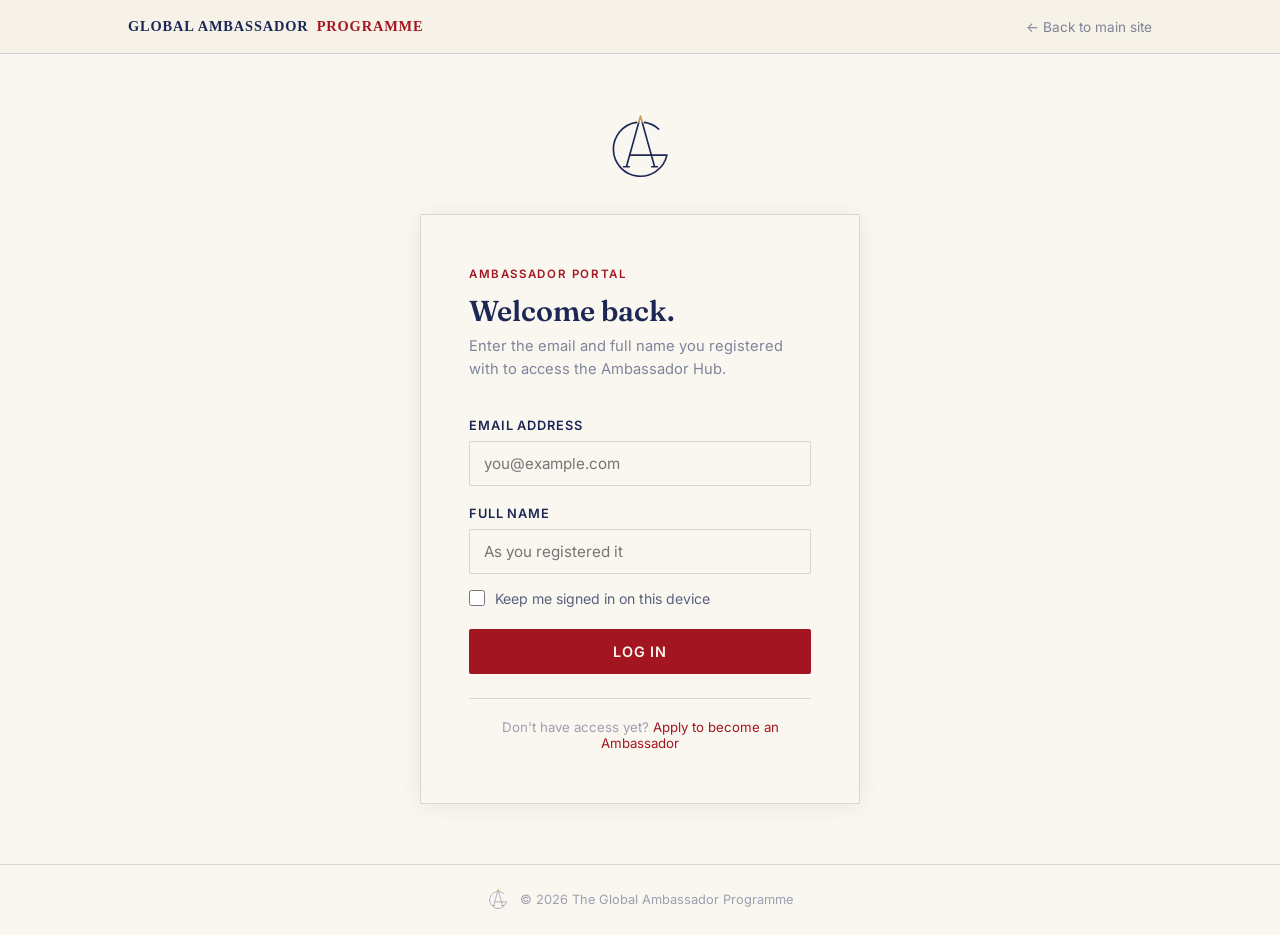
<file: login.html>
<!DOCTYPE html>
<html lang="en">
<head>
<meta charset="UTF-8">
<meta name="viewport" content="width=device-width, initial-scale=1.0">
<title>Ambassador Login | Global Ambassador Programme</title>
<link rel="icon" type="image/svg+xml" href="data:image/svg+xml,%3Csvg xmlns='http://www.w3.org/2000/svg' viewBox='0 0 100 100'%3E%3Ccircle cx='50' cy='50' r='42' fill='none' stroke='%231c2755' stroke-width='9'/%3E%3Cline x1='9' y1='60' x2='91' y2='60' stroke='%231c2755' stroke-width='9' stroke-linecap='round'/%3E%3C/svg%3E">
<link rel="preconnect" href="https://fonts.googleapis.com">
<link rel="preconnect" href="https://fonts.gstatic.com" crossorigin>
<link rel="stylesheet" href="https://fonts.googleapis.com/css2?family=Fraunces:opsz,wght@9..144,400;9..144,500;9..144,600;9..144,700&family=Inter:wght@400;500;600;700&display=swap">
<link rel="stylesheet" href="styles.css">
<style>
  body{min-height:100vh;display:flex;flex-direction:column;}

  header{position:sticky;top:0;z-index:50;background:rgba(246,241,231,0.92);backdrop-filter:blur(8px);border-bottom:1px solid var(--line);}
  .nav{display:flex;align-items:center;justify-content:space-between;padding:18px 28px;max-width:1080px;margin:0 auto;}
  .brand{font-family:'Times New Roman',Times,serif;font-weight:600;font-size:0.9rem;letter-spacing:0.06em;text-transform:uppercase;color:var(--navy);text-decoration:none;display:inline-flex;align-items:center;gap:8px;white-space:nowrap;}
  .nav a.back{font-size:0.85rem;color:var(--label);text-decoration:none;}
  .nav a.back:hover{color:var(--ink);}

  main{flex:1;display:flex;align-items:center;justify-content:center;padding:60px 28px;}
  .login-card{background:var(--parchment);border:1px solid var(--line);border-radius:2px;padding:52px 48px;width:100%;max-width:440px;box-shadow:0 2px 24px rgba(28,26,23,0.07);}
  .login-card .eyebrow{font-size:0.72rem;letter-spacing:0.14em;text-transform:uppercase;color:var(--crimson);font-weight:600;margin-bottom:14px;display:block;}
  .login-card h1{font-size:1.8rem;margin-bottom:8px;line-height:1.1;}
  .login-card p.sub{font-size:0.92rem;color:var(--label);margin-bottom:36px;line-height:1.6;}

  .field{margin-bottom:20px;}
  .field label{display:block;font-size:0.8rem;font-weight:600;text-transform:uppercase;letter-spacing:0.07em;color:var(--ink);margin-bottom:8px;}
  .field input{width:100%;padding:12px 14px;border:1px solid var(--line);border-radius:2px;font-family:'Inter',sans-serif;font-size:0.95rem;color:var(--ink);background:var(--parchment);outline:none;transition:border-color .2s;}
  .field input:focus{border-color:var(--navy);}

  .remember{display:flex;align-items:center;gap:10px;margin:-4px 0 22px;font-size:0.88rem;color:var(--graphite);cursor:pointer;user-select:none;}
  .remember input{width:16px;height:16px;accent-color:var(--navy);cursor:pointer;margin:0;}

  .msg{display:none;font-size:0.85rem;padding:12px 14px;border-radius:2px;margin-bottom:20px;line-height:1.5;}
  .msg.error{background:#fdf0f0;border:1px solid rgba(163,22,33,0.25);color:var(--crimson);}
  .msg.info{background:#f0f4ff;border:1px solid rgba(20,33,61,0.2);color:var(--navy);}
  .msg.show{display:block;}

  .btn-login{width:100%;padding:14px;background:var(--crimson);color:var(--parchment);border:none;border-radius:2px;font-family:'Inter',sans-serif;font-size:0.9rem;font-weight:600;letter-spacing:0.05em;text-transform:uppercase;cursor:pointer;transition:background .2s;display:flex;align-items:center;justify-content:center;gap:8px;}
  .btn-login:hover:not(:disabled){background:var(--crimson-deep);}
  .btn-login:disabled{background:#bbb;cursor:not-allowed;}

  .spinner{width:16px;height:16px;border:2px solid rgba(255,255,255,0.4);border-top-color:var(--parchment);border-radius:50%;animation:spin .7s linear infinite;display:none;}
  .btn-login.loading .spinner{display:block;}
  @keyframes spin{to{transform:rotate(360deg);}}

  .hint{margin-top:24px;font-size:0.83rem;color:var(--faint);text-align:center;border-top:1px solid var(--line);padding-top:20px;}
  .hint a{color:var(--crimson);text-decoration:none;}
  .hint a:hover{text-decoration:underline;}
</style>
</head>
<body>

<header>
  <div class="nav">
    <a class="brand" href="index.html">Global Ambassador <span>Programme</span></a>
    <a class="back" href="index.html">← Back to main site</a>
  </div>
</header>

<main>
 <div style="display:flex;flex-direction:column;align-items:center;">
  <div style="text-align:center;margin-bottom:32px;">
    <svg width="64" height="64" viewBox="-4 -4 111.32 122.80" xmlns="http://www.w3.org/2000/svg">
      <g fill="none" stroke-width="3.2" stroke-linecap="round" stroke-linejoin="round">
        <path d="M44.93,12.01 C18.99,15.89 0.00,38.47 0.63,64.69 M0.63,64.69 C1.27,90.91 21.33,112.56 47.42,115.18 M47.42,115.18 C73.52,117.80 97.48,100.58 103.32,75.00 M87.41,24.80 C79.83,17.97 70.40,13.52 60.30,12.01 M103.32,75.01 L31.77,75.01 M25.58,97.24 L49.41,11.54 M79.66,97.24 L55.83,11.54 M20.12,97.24 L31.04,97.24 M74.20,97.24 L85.12,97.24" stroke="#1c2755"/>
        <path d="M49.41,11.54 L52.62,-0.00 M52.62,-0.00 L55.83,11.54" stroke="#c9a159"/>
      </g>
    </svg>
  </div>
  <div class="login-card">
    <span class="eyebrow">Ambassador Portal</span>
    <h1>Welcome back.</h1>
    <p class="sub">Enter the email and full name you registered with to access the Ambassador Hub.</p>

    <div class="msg error" id="errorMsg"></div>
    <div class="msg info" id="infoMsg"></div>

    <div class="field">
      <label for="email">Email address</label>
      <input type="email" id="email" placeholder="you@example.com" autocomplete="email">
    </div>

    <div class="field">
      <label for="fullName">Full name</label>
      <input type="text" id="fullName" placeholder="As you registered it" autocomplete="name">
    </div>

    <label class="remember">
      <input type="checkbox" id="rememberMe">
      Keep me signed in on this device
    </label>

    <button class="btn-login" id="loginBtn" onclick="handleLogin()">
      <span class="spinner" id="spinner"></span>
      <span id="btnText">Log in</span>
    </button>

    <div class="hint">
      Don't have access yet? <a href="https://form.typeform.com/to/Mgpstxtp" target="_blank">Apply to become an Ambassador</a>
    </div>
  </div>
 </div>
</main>

<footer>
  <svg width="20" height="20" viewBox="-4 -4 111.32 122.80" xmlns="http://www.w3.org/2000/svg" style="vertical-align:middle;margin-right:8px;margin-bottom:2px;">
    <g fill="none" stroke-width="4.5" stroke-linecap="round" stroke-linejoin="round">
      <path d="M44.93,12.01 C18.99,15.89 0.00,38.47 0.63,64.69 M0.63,64.69 C1.27,90.91 21.33,112.56 47.42,115.18 M47.42,115.18 C73.52,117.80 97.48,100.58 103.32,75.00 M87.41,24.80 C79.83,17.97 70.40,13.52 60.30,12.01 M103.32,75.01 L31.77,75.01 M25.58,97.24 L49.41,11.54 M79.66,97.24 L55.83,11.54 M20.12,97.24 L31.04,97.24 M74.20,97.24 L85.12,97.24" stroke="var(--faint)"/>
      <path d="M49.41,11.54 L52.62,-0.00 M52.62,-0.00 L55.83,11.54" stroke="var(--gold)"/>
    </g>
  </svg>
  © 2026 The Global Ambassador Programme
</footer>

<script>
  function setLoading(on) {
    const btn = document.getElementById('loginBtn');
    const spinner = document.getElementById('spinner');
    const btnText = document.getElementById('btnText');
    btn.disabled = on;
    btn.classList.toggle('loading', on);
    spinner.style.display = on ? 'block' : 'none';
    btnText.textContent = on ? 'Checking…' : 'Log in';
  }

  function showError(msg) {
    const el = document.getElementById('errorMsg');
    el.textContent = msg;
    el.classList.add('show');
    document.getElementById('infoMsg').classList.remove('show');
  }

  function showInfo(msg) {
    const el = document.getElementById('infoMsg');
    el.textContent = msg;
    el.classList.add('show');
    document.getElementById('errorMsg').classList.remove('show');
  }

  function clearMessages() {
    document.getElementById('errorMsg').classList.remove('show');
    document.getElementById('infoMsg').classList.remove('show');
  }

  function clearSavedLogin() {
    ['amb_name', 'amb_code', 'amb_token'].forEach(k => {
      sessionStorage.removeItem(k);
      localStorage.removeItem(k);
    });
  }

  // If a still-valid saved login exists, skip straight to the hub.
  (function resumeSavedLogin() {
    try {
      const token = localStorage.getItem('amb_token') || sessionStorage.getItem('amb_token');
      if (!token || !token.includes('.')) return;
      const payload = JSON.parse(atob(token.split('.')[0].replace(/-/g, '+').replace(/_/g, '/')));
      if (payload && typeof payload.exp === 'number' && Date.now() < payload.exp) {
        window.location.href = 'hub.html';
      } else {
        clearSavedLogin();
      }
    } catch (e) {
      clearSavedLogin();
    }
  })();

  async function handleLogin() {
    const emailInput = document.getElementById('email').value.trim().toLowerCase();
    const nameInput = document.getElementById('fullName').value.trim();
    clearMessages();

    if (!emailInput || !nameInput) {
      showError('Please enter both your email address and full name.');
      return;
    }

    setLoading(true);
    showInfo('Checking your details…');

    let res;
    try {
      const remember = document.getElementById('rememberMe').checked;
      res = await fetch(`/api/login?email=${encodeURIComponent(emailInput)}&name=${encodeURIComponent(nameInput)}${remember ? '&remember=1' : ''}`);
    } catch (e) {
      setLoading(false);
      showError('Could not connect to the Ambassador list right now. Please try again, or contact hello@competitions-ambs.com if the problem persists.');
      return;
    }

    setLoading(false);
    clearMessages();

    if (res.status === 404) {
      showError(
        "We couldn't find a match for that email and name in our Ambassador list. " +
        "Please check your spelling (use the full name you registered with), or contact hello@competitions-ambs.com if you believe this is an error."
      );
      return;
    }

    if (!res.ok) {
      showError('Could not connect to the Ambassador list right now. Please try again, or contact hello@competitions-ambs.com if the problem persists.');
      return;
    }

    const data = await res.json();
    // "Keep me signed in" persists across browser restarts (localStorage,
    // 30-day token); otherwise the login lasts only for this tab (sessionStorage).
    const store = document.getElementById('rememberMe').checked ? localStorage : sessionStorage;
    clearSavedLogin();
    store.setItem('amb_name', data.name || 'Ambassador');
    store.setItem('amb_code', data.code || '');
    store.setItem('amb_token', data.token || '');
    window.location.href = 'hub.html';
  }

  document.addEventListener('keydown', e => { if (e.key === 'Enter') handleLogin(); });
</script>
</body>
</html>
</file>
<file: styles.css>
/* Shared base styles for the Global Ambassador Programme site.
   Page-specific styles (layout, components) stay inline in each page.
   Google Fonts is loaded via <link> tags in each page's <head>, not
   @import here, so the browser can fetch it in parallel instead of
   waiting to parse this file first. */

:root{
  /* AMB3197 rebrand preview — DECK-ONLY variant, with the original
     crimson red restored as the accent/link color. Every other color
     here is either a named deck swatch (Midnight/Meridian/Horizon/
     Atlas/Summit Gold) or that same Midnight hue at reduced opacity —
     no outside grays or tans. */
  --ink:#1c2755; --parchment:#faf7f0; --crimson:#a31621; --crimson-deep:#7a0f17;
  --gold:#c9a159; --navy:#1c2755; --meridian:#3f4968; --horizon:#a6aec4; --line:rgba(28,39,85,0.16);
  --graphite:rgba(28,39,85,0.72); --label:rgba(28,39,85,0.55); --faint:rgba(28,39,85,0.42);
  --panel-tint:rgba(166,174,196,0.16);
}

*{box-sizing:border-box;margin:0;padding:0;}

body{
  background:var(--parchment);
  color:var(--ink);
  font-family:'Inter',sans-serif;
  -webkit-font-smoothing:antialiased;
}

h1,h2,h3,h4{font-family:'Fraunces',serif;font-weight:600;color:var(--navy);}

.brand span{color:var(--crimson);}

footer{padding:24px;text-align:center;font-size:0.8rem;color:var(--faint);border-top:1px solid var(--line);}
</file>
